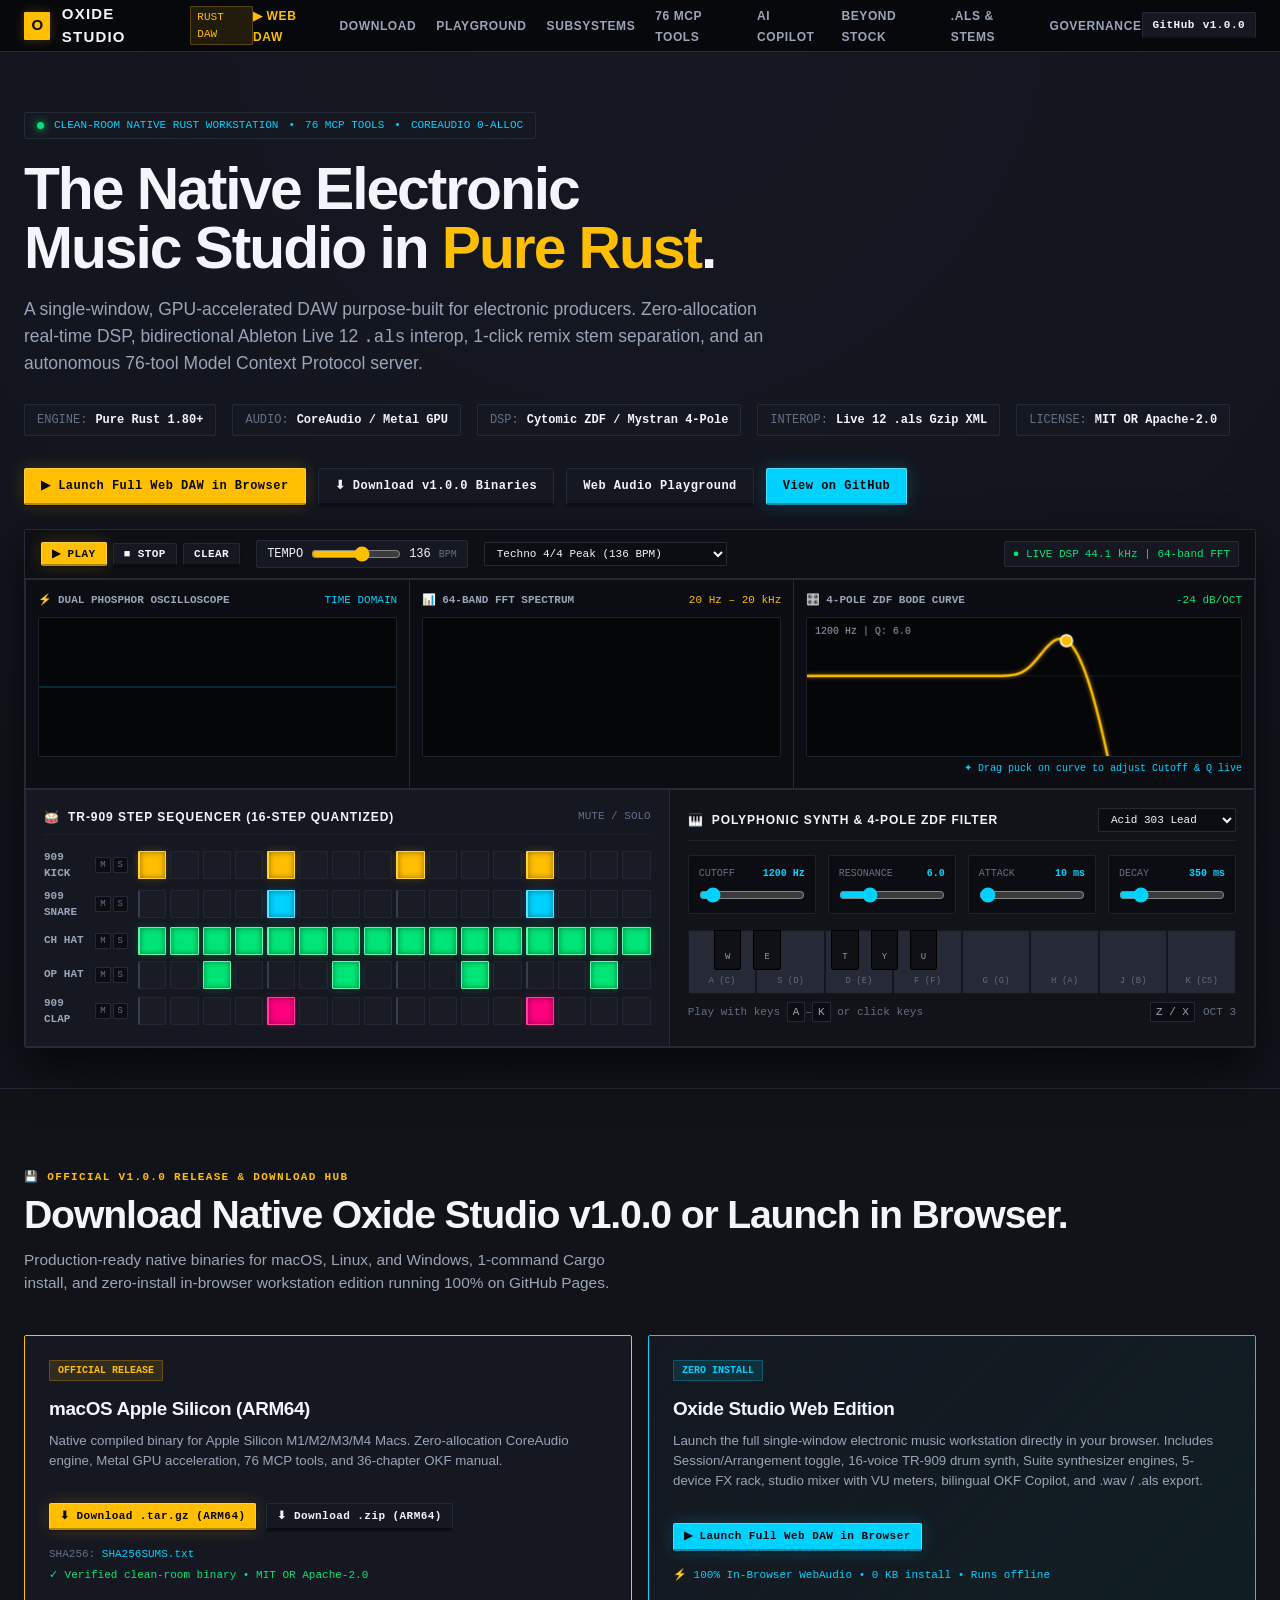
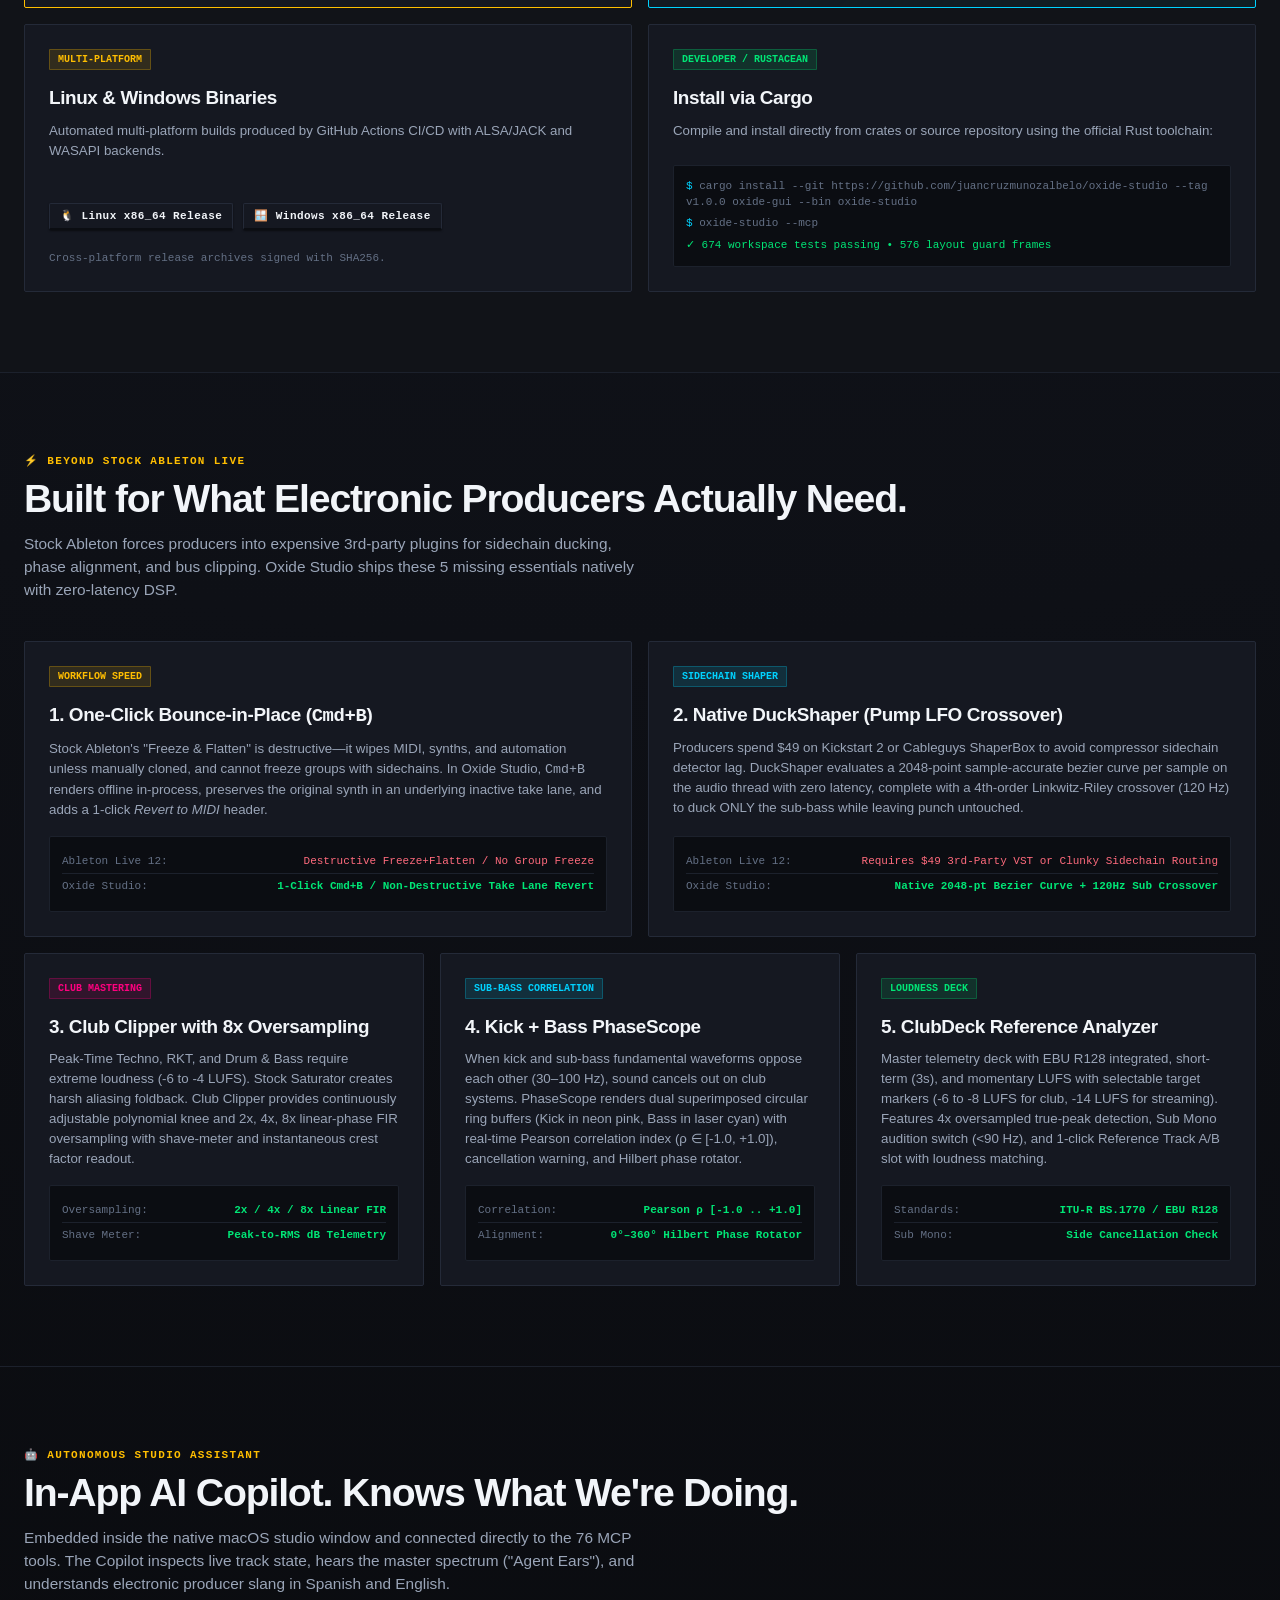
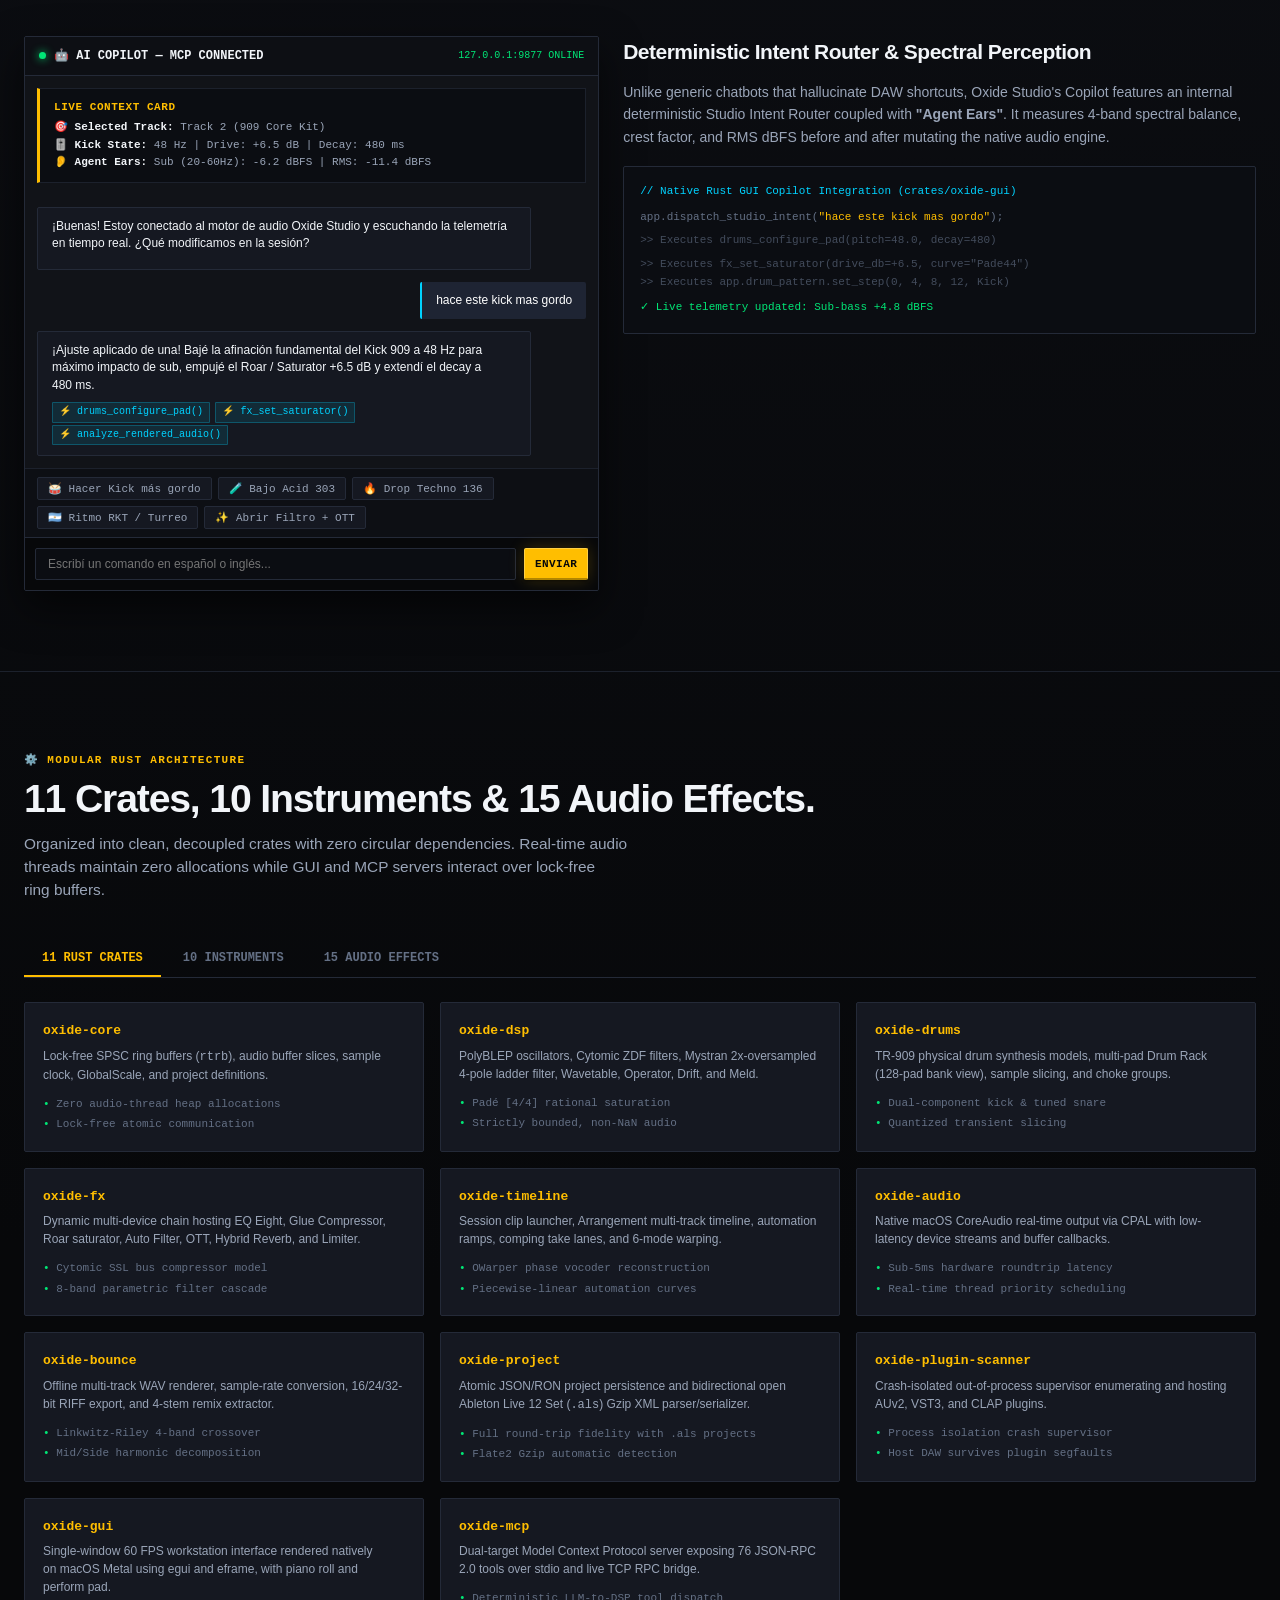
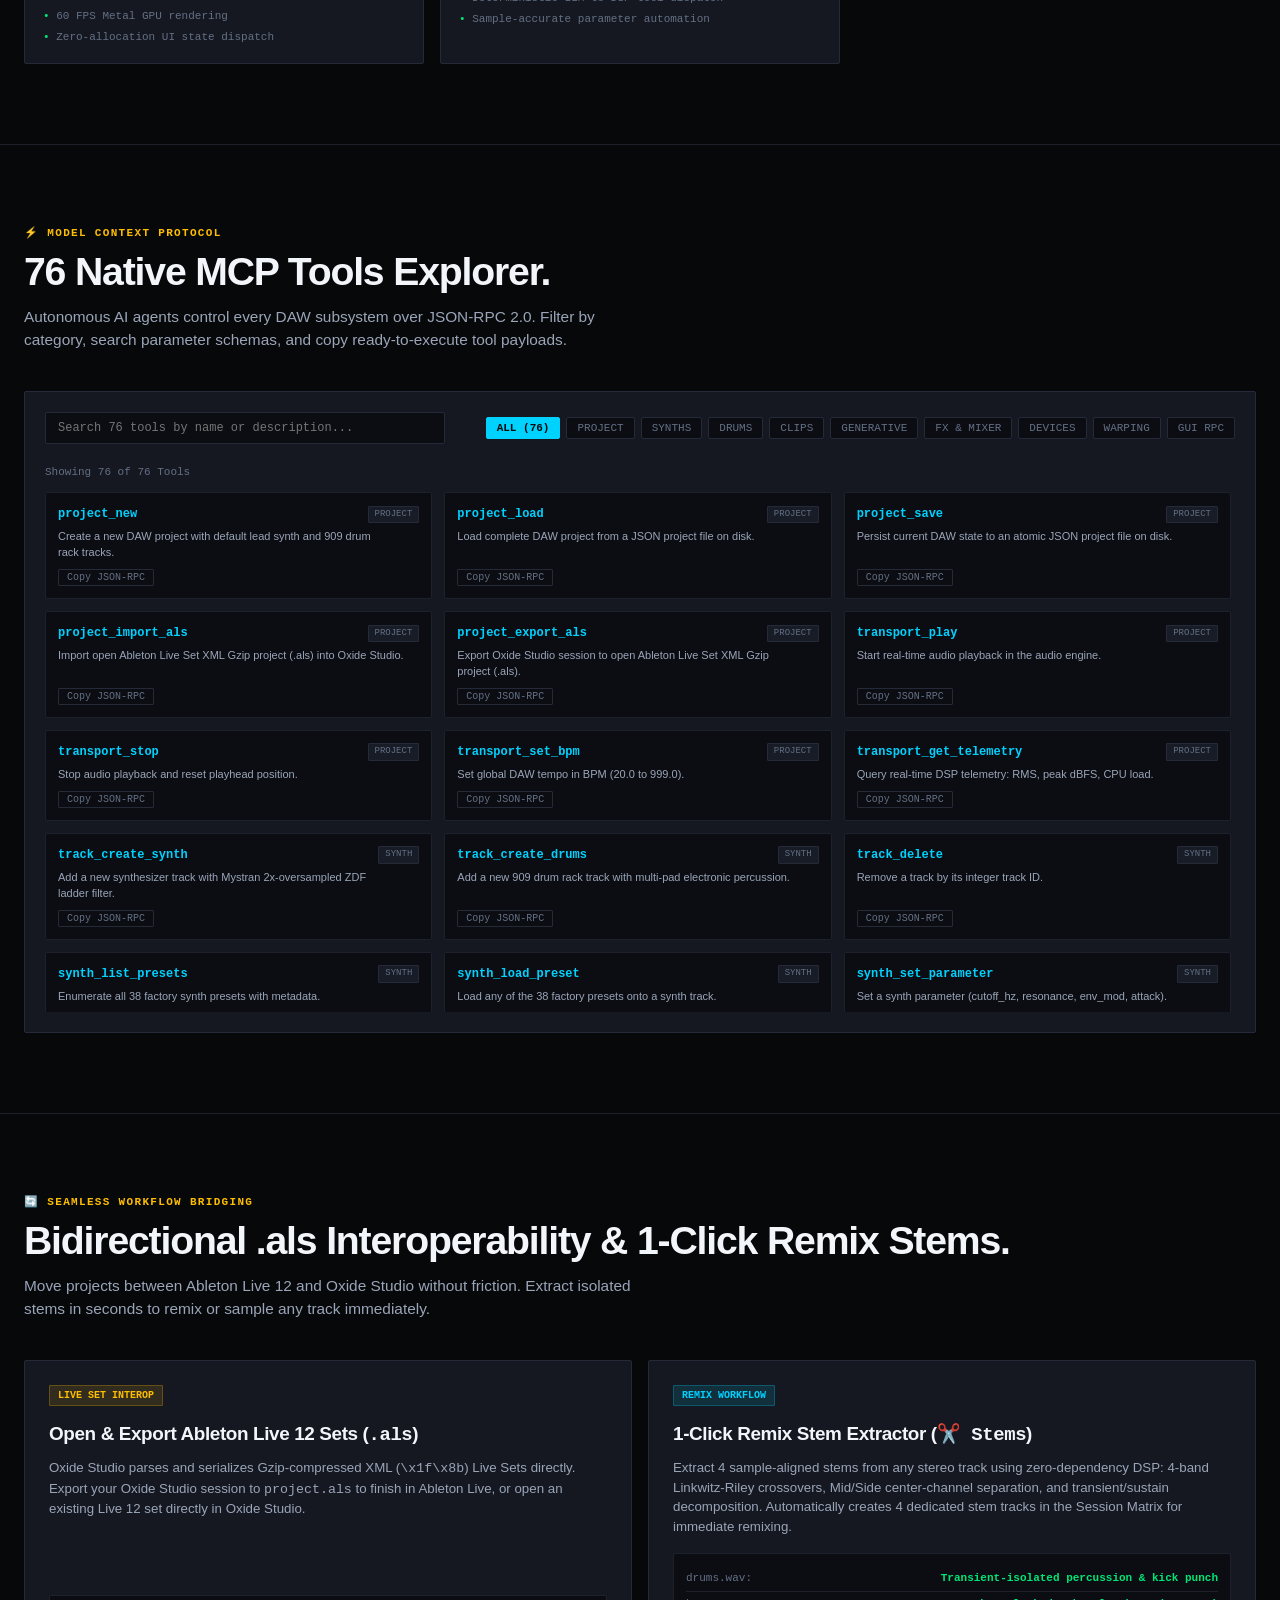
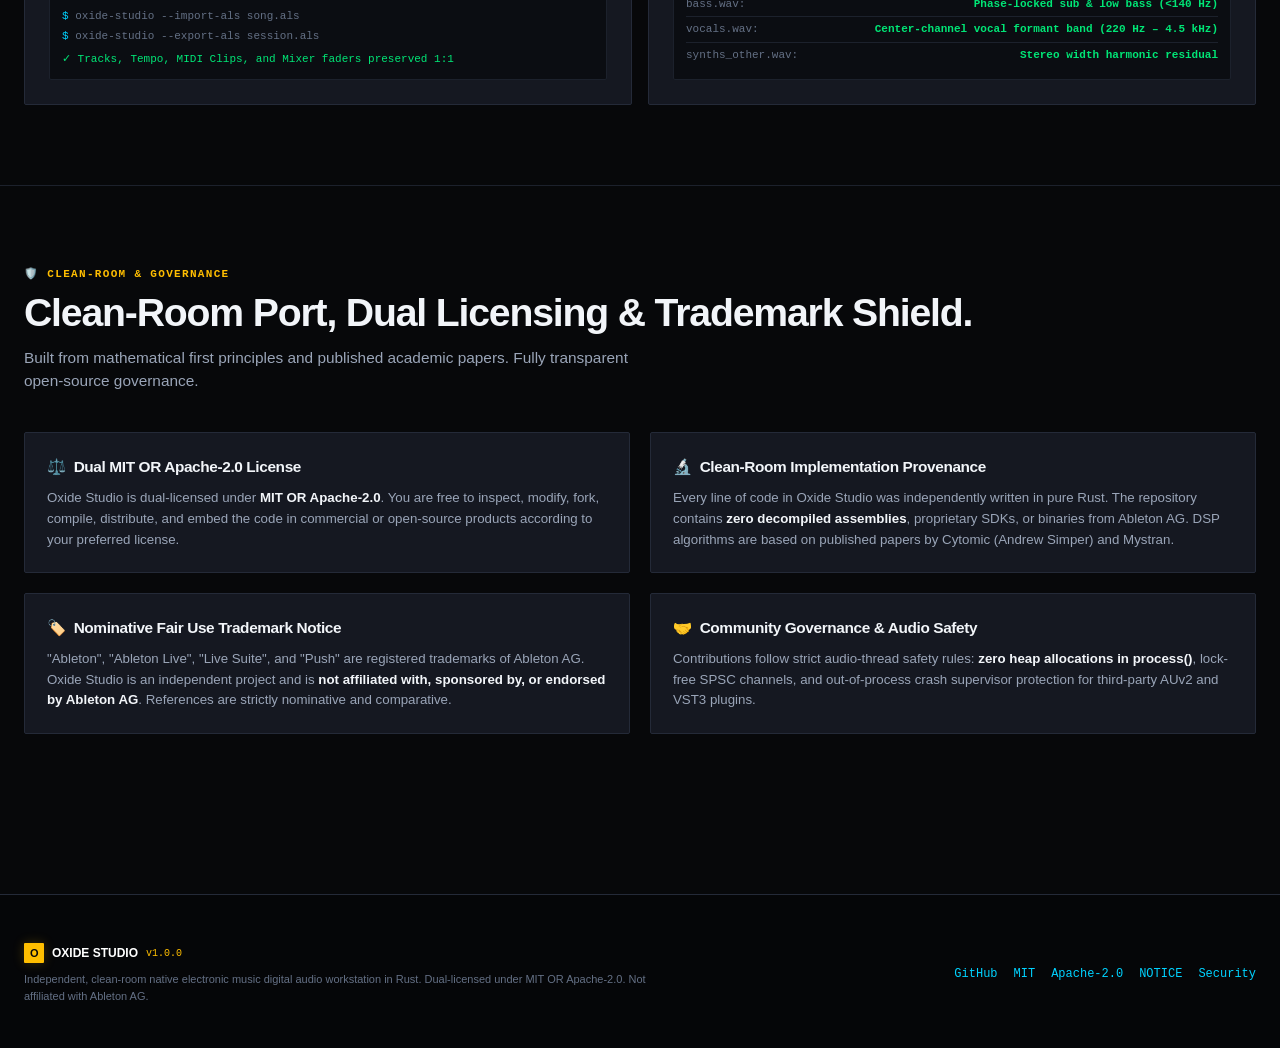
<file: docs/index.html>
<!DOCTYPE html>
<html lang="en">
<head>
  <meta charset="UTF-8">
  <meta name="viewport" content="width=device-width, initial-scale=1.0">
  <title>Oxide Studio — Native Electronic Music Workstation in Rust</title>
  <meta name="description" content="Oxide Studio: High-performance, single-window electronic music DAW in pure Rust. Low-latency CoreAudio engine, in-browser Web Audio playground, 76 MCP tools, bidirectional .als interop, and 1-click remix stems.">
  <link rel="stylesheet" href="style.css">
  <link rel="icon" href="data:image/svg+xml,<svg xmlns='http://www.w3.org/2000/svg' viewBox='0 0 100 100'><rect width='100' height='100' rx='8' fill='%23ffbe00'/><text x='50' y='68' font-family='monospace' font-weight='900' font-size='60' text-anchor='middle' fill='%2307080a'>O</text></svg>">
</head>
<body>

  <!-- =========================================================================
       Studio Navigation Bar
       ========================================================================= -->
  <header class="studio-nav">
    <div class="container studio-nav-inner">
      <a href="#" class="brand-anchor">
        <span class="brand-badge">O</span>
        <span class="brand-title">OXIDE STUDIO</span>
        <span class="brand-sub">RUST DAW</span>
      </a>

      <nav>
        <ul class="nav-links">
          <li><a href="web/index.html" class="nav-link" style="color: var(--signal-amber); font-weight: 700;">▶ Web DAW</a></li>
          <li><a href="#download" class="nav-link">Download</a></li>
          <li><a href="#playground" class="nav-link">Playground</a></li>
          <li><a href="#subsystems" class="nav-link">Subsystems</a></li>
          <li><a href="#mcp-tools" class="nav-link">76 MCP Tools</a></li>
          <li><a href="#copilot" class="nav-link">AI Copilot</a></li>
          <li><a href="#beyond-stock" class="nav-link">Beyond Stock</a></li>
          <li><a href="#interop" class="nav-link">.als & Stems</a></li>
          <li><a href="#clean-room" class="nav-link">Governance</a></li>
        </ul>
      </nav>

      <div class="nav-actions">
        <a href="https://github.com/juancruzmunozalbelo/oxide-studio" target="_blank" rel="noopener noreferrer" class="btn btn-tactile btn-sm">
          <span>GitHub</span>
          <span class="tabular">v1.0.0</span>
        </a>
      </div>
    </div>
  </header>

  <main>

    <!-- =========================================================================
         Hero Section
         ========================================================================= -->
    <section class="hero-section">
      <div class="container">
        <div class="hero-grid">
          <div>
            <div class="hero-meta">
              <span class="pulse-dot"></span>
              <span>CLEAN-ROOM NATIVE RUST WORKSTATION</span>
              <span>•</span>
              <span class="tabular">76 MCP TOOLS</span>
              <span>•</span>
              <span class="tabular">COREAUDIO 0-ALLOC</span>
            </div>

            <h1 class="hero-title">
              The Native Electronic Music Studio in <span class="highlight-amber">Pure Rust</span>.
            </h1>

            <p class="hero-lead">
              A single-window, GPU-accelerated DAW purpose-built for electronic producers. Zero-allocation real-time DSP, 
              bidirectional Ableton Live 12 <span class="mono">.als</span> interop, 1-click remix stem separation, 
              and an autonomous 76-tool Model Context Protocol server.
            </p>

            <div class="hero-specs-row">
              <div class="spec-pill"><span class="k">ENGINE:</span> <span class="v">Pure Rust 1.80+</span></div>
              <div class="spec-pill"><span class="k">AUDIO:</span> <span class="v">CoreAudio / Metal GPU</span></div>
              <div class="spec-pill"><span class="k">DSP:</span> <span class="v">Cytomic ZDF / Mystran 4-Pole</span></div>
              <div class="spec-pill"><span class="k">INTEROP:</span> <span class="v">Live 12 .als Gzip XML</span></div>
              <div class="spec-pill"><span class="k">LICENSE:</span> <span class="v">MIT OR Apache-2.0</span></div>
            </div>

            <div style="display: flex; gap: 12px; flex-wrap: wrap;">
              <a href="web/index.html" class="btn btn-primary" style="font-weight: 700;">▶ Launch Full Web DAW in Browser</a>
              <a href="#download" class="btn btn-tactile">⬇ Download v1.0.0 Binaries</a>
              <a href="#playground" class="btn btn-tactile">Web Audio Playground</a>
              <a href="https://github.com/juancruzmunozalbelo/oxide-studio" target="_blank" rel="noopener noreferrer" class="btn btn-cyan">View on GitHub</a>
            </div>
          </div>
        </div>

        <!-- =========================================================================
             In-Browser Oxide Web Playground
             ========================================================================= -->
        <div class="playground-shell" id="playground">
          <div class="playground-header">
            <div class="transport-bar">
              <div class="transport-controls">
                <button class="btn btn-primary btn-sm" id="btn-play">▶ PLAY</button>
                <button class="btn btn-tactile btn-sm" id="btn-stop">■ STOP</button>
                <button class="btn btn-tactile btn-sm" id="btn-clear">CLEAR</button>
              </div>

              <div class="bpm-control">
                <span class="k">TEMPO</span>
                <input type="range" id="slider-bpm" min="60" max="190" value="136">
                <span class="v tabular" id="val-bpm">136</span> <span class="mono" style="font-size: 10px; color: var(--text-muted);">BPM</span>
              </div>

              <select class="preset-select" id="select-groove">
                <option value="techno-136">Techno 4/4 Peak (136 BPM)</option>
                <option value="house-128">House 909 Groove (128 BPM)</option>
                <option value="rkt-105">RKT / Turreo Tresillo (105 BPM)</option>
                <option value="dnb-174">Drum & Bass Break (174 BPM)</option>
              </select>
            </div>

            <div class="telemetry-badge" id="telemetry-stats">
              <span>● LIVE DSP</span>
              <span class="tabular">44.1 kHz | 64-band FFT</span>
            </div>
          </div>

          <!-- 60 FPS HTML5 Canvas DSP Visualizers Deck -->
          <div class="visualizer-deck">
            <!-- 1. Dual Phosphor Oscilloscope -->
            <div class="vis-card">
              <div class="vis-header">
                <span class="title"><span>⚡</span> DUAL PHOSPHOR OSCILLOSCOPE</span>
                <span class="mono" style="color: var(--laser-cyan);">TIME DOMAIN</span>
              </div>
              <canvas id="canvas-oscilloscope" class="vis-canvas"></canvas>
            </div>

            <!-- 2. 64-Band FFT Spectrum Analyzer -->
            <div class="vis-card">
              <div class="vis-header">
                <span class="title"><span>📊</span> 64-BAND FFT SPECTRUM</span>
                <span class="mono" style="color: var(--signal-amber);">20 Hz – 20 kHz</span>
              </div>
              <canvas id="canvas-spectrum" class="vis-canvas"></canvas>
            </div>

            <!-- 3. Interactive 4-Pole ZDF Filter Bode Curve -->
            <div class="vis-card">
              <div class="vis-header">
                <span class="title"><span>🎛️</span> 4-POLE ZDF BODE CURVE</span>
                <span class="mono" style="color: var(--meter-green);">-24 dB/OCT</span>
              </div>
              <canvas id="canvas-filter" class="vis-canvas" style="cursor: crosshair;"></canvas>
              <div class="interactive-hint">✦ Drag puck on curve to adjust Cutoff & Q live</div>
            </div>
          </div>

          <!-- Playground Workstation Body -->
          <div class="playground-body">
            <!-- Left: 16-Step TR-909 Drum Sequencer -->
            <div class="rack-panel">
              <div class="panel-title-bar">
                <div class="panel-title">
                  <span>🥁</span>
                  <span>TR-909 STEP SEQUENCER (16-STEP QUANTIZED)</span>
                </div>
                <span class="mono" style="font-size: 11px; color: var(--text-muted);">MUTE / SOLO</span>
              </div>

              <div class="sequencer-grid" id="sequencer-grid">
                <!-- Dynamically populated by app.js -->
              </div>
            </div>

            <!-- Right: Polyphonic Synthesizer Controls & Piano Keys -->
            <div class="rack-panel" style="background: var(--surface-base);">
              <div class="panel-title-bar">
                <div class="panel-title">
                  <span>🎹</span>
                  <span>POLYPHONIC SYNTH & 4-POLE ZDF FILTER</span>
                </div>

                <select class="preset-select" id="select-synth-preset">
                  <option value="acid-lead">Acid 303 Lead</option>
                  <option value="deep-sub">Deep Tech Sub</option>
                  <option value="dorian-pad">Dorian Poly Pad</option>
                  <option value="punchy-pluck">Punchy Pluck</option>
                </select>
              </div>

              <!-- Parameter Sliders -->
              <div class="synth-controls-grid">
                <div class="control-block">
                  <label>CUTOFF <span class="control-val tabular" id="val-cutoff">1200 Hz</span></label>
                  <input type="range" id="slider-cutoff" min="20" max="18000" value="1200">
                </div>

                <div class="control-block">
                  <label>RESONANCE <span class="control-val tabular" id="val-resonance">6.0</span></label>
                  <input type="range" id="slider-resonance" min="0.5" max="22" step="0.1" value="6.0">
                </div>

                <div class="control-block">
                  <label>ATTACK <span class="control-val tabular" id="val-attack">10 ms</span></label>
                  <input type="range" id="slider-attack" min="0.005" max="0.5" step="0.005" value="0.01">
                </div>

                <div class="control-block">
                  <label>DECAY <span class="control-val tabular" id="val-decay">350 ms</span></label>
                  <input type="range" id="slider-decay" min="0.05" max="2.0" step="0.01" value="0.35">
                </div>
              </div>

              <!-- Playable Piano Keyboard -->
              <div class="piano-keyboard-wrap">
                <div class="piano-keys">
                  <!-- White keys with black keys positioned absolutely -->
                  <div class="piano-key" data-pitch-offset="0"><span>A (C)</span></div>
                  <div class="piano-key black key-cs" data-pitch-offset="1"><span>W</span></div>
                  <div class="piano-key" data-pitch-offset="2"><span>S (D)</span></div>
                  <div class="piano-key black key-ds" data-pitch-offset="3"><span>E</span></div>
                  <div class="piano-key" data-pitch-offset="4"><span>D (E)</span></div>
                  <div class="piano-key" data-pitch-offset="5"><span>F (F)</span></div>
                  <div class="piano-key black key-fs" data-pitch-offset="6"><span>T</span></div>
                  <div class="piano-key" data-pitch-offset="7"><span>G (G)</span></div>
                  <div class="piano-key black key-gs" data-pitch-offset="8"><span>Y</span></div>
                  <div class="piano-key" data-pitch-offset="9"><span>H (A)</span></div>
                  <div class="piano-key black key-as" data-pitch-offset="10"><span>U</span></div>
                  <div class="piano-key" data-pitch-offset="11"><span>J (B)</span></div>
                  <div class="piano-key" data-pitch-offset="12"><span>K (C5)</span></div>
                </div>

                <div class="keyboard-help-bar">
                  <span>Play with keys <span class="kbd">A</span>–<span class="kbd">K</span> or click keys</span>
                  <div style="display: flex; gap: 8px; align-items: center;">
                    <span class="kbd">Z / X</span> <span id="octave-display" class="tabular">OCT 3</span>
                  </div>
                </div>
              </div>
            </div>
          </div>
        </div>
      </div>
    </section>

    <!-- =========================================================================
         Download & Release Hub (v1.0.0 Official Release)
         ========================================================================= -->
    <section class="section" id="download" style="border-top: 1px solid var(--surface-border); background: var(--surface-base);">
      <div class="container">
        <div class="section-header">
          <div class="section-eyebrow"><span>💾</span> Official v1.0.0 Release &amp; Download Hub</div>
          <h2 class="section-title">Download Native Oxide Studio v1.0.0 or Launch in Browser.</h2>
          <p class="section-desc">
            Production-ready native binaries for macOS, Linux, and Windows, 1-command Cargo install, 
            and zero-install in-browser workstation edition running 100% on GitHub Pages.
          </p>
        </div>

        <div class="bento-grid">
          <!-- Card 1: macOS Apple Silicon (Primary Hero Download) -->
          <div class="bento-card col-6" style="border-color: var(--signal-amber);">
            <span class="bento-tag">OFFICIAL RELEASE</span>
            <h3 class="bento-title">macOS Apple Silicon (ARM64)</h3>
            <p class="bento-desc">
              Native compiled binary for Apple Silicon M1/M2/M3/M4 Macs. Zero-allocation CoreAudio engine, 
              Metal GPU acceleration, 76 MCP tools, and 36-chapter OKF manual.
            </p>
            <div style="display: flex; gap: 10px; margin: 16px 0; flex-wrap: wrap;">
              <a href="https://github.com/juancruzmunozalbelo/oxide-studio/releases/download/v1.0.0/oxide-studio-v1.0.0-macos-arm64.tar.gz" class="btn btn-primary btn-sm">
                ⬇ Download .tar.gz (ARM64)
              </a>
              <a href="https://github.com/juancruzmunozalbelo/oxide-studio/releases/download/v1.0.0/oxide-studio-v1.0.0-macos-arm64.zip" class="btn btn-tactile btn-sm">
                ⬇ Download .zip (ARM64)
              </a>
            </div>
            <div style="font-family: var(--font-mono); font-size: 11px; color: var(--text-muted);">
              <div>SHA256: <a href="https://github.com/juancruzmunozalbelo/oxide-studio/releases/download/v1.0.0/SHA256SUMS.txt" target="_blank" rel="noopener noreferrer" style="color: var(--laser-cyan);">SHA256SUMS.txt</a></div>
              <div style="margin-top: 4px; color: var(--meter-green);">✓ Verified clean-room binary • MIT OR Apache-2.0</div>
            </div>
          </div>

          <!-- Card 2: In-Browser Web Workstation CTA -->
          <div class="bento-card col-6" style="border-color: var(--laser-cyan); background: linear-gradient(135deg, var(--surface-card) 0%, rgba(0, 240, 255, 0.05) 100%);">
            <span class="bento-tag cyan">ZERO INSTALL</span>
            <h3 class="bento-title">Oxide Studio Web Edition</h3>
            <p class="bento-desc">
              Launch the full single-window electronic music workstation directly in your browser. 
              Includes Session/Arrangement toggle, 16-voice TR-909 drum synth, Suite synthesizer engines, 
              5-device FX rack, studio mixer with VU meters, bilingual OKF Copilot, and .wav / .als export.
            </p>
            <div style="margin: 16px 0;">
              <a href="web/index.html" class="btn btn-cyan btn-sm" style="font-weight: 700;">
                ▶ Launch Full Web DAW in Browser
              </a>
            </div>
            <div style="font-family: var(--font-mono); font-size: 11px; color: var(--laser-cyan);">
              ⚡ 100% In-Browser WebAudio • 0 KB install • Runs offline
            </div>
          </div>

          <!-- Card 3: Linux & Windows Releases -->
          <div class="bento-card col-6">
            <span class="bento-tag">MULTI-PLATFORM</span>
            <h3 class="bento-title">Linux &amp; Windows Binaries</h3>
            <p class="bento-desc">
              Automated multi-platform builds produced by GitHub Actions CI/CD with ALSA/JACK and WASAPI backends.
            </p>
            <div style="display: flex; gap: 10px; margin: 12px 0; flex-wrap: wrap;">
              <a href="https://github.com/juancruzmunozalbelo/oxide-studio/releases/tag/v1.0.0" target="_blank" rel="noopener noreferrer" class="btn btn-tactile btn-sm">
                🐧 Linux x86_64 Release
              </a>
              <a href="https://github.com/juancruzmunozalbelo/oxide-studio/releases/tag/v1.0.0" target="_blank" rel="noopener noreferrer" class="btn btn-tactile btn-sm">
                🪟 Windows x86_64 Release
              </a>
            </div>
            <div style="font-family: var(--font-mono); font-size: 11px; color: var(--text-muted); margin-top: 8px;">
              Cross-platform release archives signed with SHA256.
            </div>
          </div>

          <!-- Card 4: Cargo One-Liner Install -->
          <div class="bento-card col-6">
            <span class="bento-tag green">DEVELOPER / RUSTACEAN</span>
            <h3 class="bento-title">Install via Cargo</h3>
            <p class="bento-desc">
              Compile and install directly from crates or source repository using the official Rust toolchain:
            </p>
            <div style="background: var(--surface-sunken); border: 1px solid var(--surface-border-subtle); padding: 12px; border-radius: var(--radius-sm); font-family: var(--font-mono); font-size: 11px; color: var(--text-muted); margin-top: 8px;">
              <div><span style="color: var(--laser-cyan);">$</span> cargo install --git https://github.com/juancruzmunozalbelo/oxide-studio --tag v1.0.0 oxide-gui --bin oxide-studio</div>
              <div style="margin-top: 4px;"><span style="color: var(--laser-cyan);">$</span> oxide-studio --mcp</div>
              <div style="color: var(--meter-green); margin-top: 6px;">✓ 674 workspace tests passing • 576 layout guard frames</div>
            </div>
          </div>
        </div>
      </div>
    </section>

    <!-- =========================================================================
         Beyond Stock Ableton: Purpose-Built for Electronic Producers
         ========================================================================= -->
    <section class="section" id="beyond-stock">
      <div class="container">
        <div class="section-header">
          <div class="section-eyebrow"><span>⚡</span> Beyond Stock Ableton Live</div>
          <h2 class="section-title">Built for What Electronic Producers Actually Need.</h2>
          <p class="section-desc">
            Stock Ableton forces producers into expensive 3rd-party plugins for sidechain ducking, phase alignment, 
            and bus clipping. Oxide Studio ships these 5 missing essentials natively with zero-latency DSP.
          </p>
        </div>

        <div class="bento-grid">
          <!-- Card 1: Bounce-in-Place (Cmd+B) -->
          <div class="bento-card col-6">
            <span class="bento-tag">WORKFLOW SPEED</span>
            <h3 class="bento-title">1. One-Click Bounce-in-Place (<span class="mono">Cmd+B</span>)</h3>
            <p class="bento-desc">
              Stock Ableton's "Freeze & Flatten" is destructive—it wipes MIDI, synths, and automation unless manually cloned, 
              and cannot freeze groups with sidechains. In Oxide Studio, <span class="mono">Cmd+B</span> renders offline in-process, 
              preserves the original synth in an underlying inactive take lane, and adds a 1-click <em>Revert to MIDI</em> header.
            </p>
            <div class="bento-comparison">
              <div class="comp-row"><span class="comp-label">Ableton Live 12:</span> <span class="comp-ableton">Destructive Freeze+Flatten / No Group Freeze</span></div>
              <div class="comp-row"><span class="comp-label">Oxide Studio:</span> <span class="comp-oxide">1-Click Cmd+B / Non-Destructive Take Lane Revert</span></div>
            </div>
          </div>

          <!-- Card 2: DuckShaper -->
          <div class="bento-card col-6">
            <span class="bento-tag cyan">SIDECHAIN SHAPER</span>
            <h3 class="bento-title">2. Native DuckShaper (Pump LFO Crossover)</h3>
            <p class="bento-desc">
              Producers spend $49 on Kickstart 2 or Cableguys ShaperBox to avoid compressor sidechain detector lag. 
              DuckShaper evaluates a 2048-point sample-accurate bezier curve per sample on the audio thread with zero latency, 
              complete with a 4th-order Linkwitz-Riley crossover (120 Hz) to duck ONLY the sub-bass while leaving punch untouched.
            </p>
            <div class="bento-comparison">
              <div class="comp-row"><span class="comp-label">Ableton Live 12:</span> <span class="comp-ableton">Requires $49 3rd-Party VST or Clunky Sidechain Routing</span></div>
              <div class="comp-row"><span class="comp-label">Oxide Studio:</span> <span class="comp-oxide">Native 2048-pt Bezier Curve + 120Hz Sub Crossover</span></div>
            </div>
          </div>

          <!-- Card 3: Club Clipper -->
          <div class="bento-card col-4">
            <span class="bento-tag pink">CLUB MASTERING</span>
            <h3 class="bento-title">3. Club Clipper with 8x Oversampling</h3>
            <p class="bento-desc">
              Peak-Time Techno, RKT, and Drum & Bass require extreme loudness (-6 to -4 LUFS). 
              Stock Saturator creates harsh aliasing foldback. Club Clipper provides continuously adjustable polynomial knee 
              and 2x, 4x, 8x linear-phase FIR oversampling with shave-meter and instantaneous crest factor readout.
            </p>
            <div class="bento-comparison">
              <div class="comp-row"><span class="comp-label">Oversampling:</span> <span class="comp-oxide">2x / 4x / 8x Linear FIR</span></div>
              <div class="comp-row"><span class="comp-label">Shave Meter:</span> <span class="comp-oxide">Peak-to-RMS dB Telemetry</span></div>
            </div>
          </div>

          <!-- Card 4: PhaseScope -->
          <div class="bento-card col-4">
            <span class="bento-tag cyan">SUB-BASS CORRELATION</span>
            <h3 class="bento-title">4. Kick + Bass PhaseScope</h3>
            <p class="bento-desc">
              When kick and sub-bass fundamental waveforms oppose each other (30–100 Hz), sound cancels out on club systems. 
              PhaseScope renders dual superimposed circular ring buffers (Kick in neon pink, Bass in laser cyan) with real-time 
              Pearson correlation index (&rho; &isin; [-1.0, +1.0]), cancellation warning, and Hilbert phase rotator.
            </p>
            <div class="bento-comparison">
              <div class="comp-row"><span class="comp-label">Correlation:</span> <span class="comp-oxide">Pearson &rho; [-1.0 .. +1.0]</span></div>
              <div class="comp-row"><span class="comp-label">Alignment:</span> <span class="comp-oxide">0°–360° Hilbert Phase Rotator</span></div>
            </div>
          </div>

          <!-- Card 5: ClubDeck -->
          <div class="bento-card col-4">
            <span class="bento-tag green">LOUDNESS DECK</span>
            <h3 class="bento-title">5. ClubDeck Reference Analyzer</h3>
            <p class="bento-desc">
              Master telemetry deck with EBU R128 integrated, short-term (3s), and momentary LUFS with selectable target markers 
              (-6 to -8 LUFS for club, -14 LUFS for streaming). Features 4x oversampled true-peak detection, Sub Mono audition switch (&lt;90 Hz), 
              and 1-click Reference Track A/B slot with loudness matching.
            </p>
            <div class="bento-comparison">
              <div class="comp-row"><span class="comp-label">Standards:</span> <span class="comp-oxide">ITU-R BS.1770 / EBU R128</span></div>
              <div class="comp-row"><span class="comp-label">Sub Mono:</span> <span class="comp-oxide">Side Cancellation Check</span></div>
            </div>
          </div>
        </div>
      </div>
    </section>

    <!-- =========================================================================
         In-App AI Copilot Showcase ("Knows What We're Doing")
         ========================================================================= -->
    <section class="section" id="copilot">
      <div class="container">
        <div class="section-header">
          <div class="section-eyebrow"><span>🤖</span> Autonomous Studio Assistant</div>
          <h2 class="section-title">In-App AI Copilot. Knows What We're Doing.</h2>
          <p class="section-desc">
            Embedded inside the native macOS studio window and connected directly to the 76 MCP tools. 
            The Copilot inspects live track state, hears the master spectrum ("Agent Ears"), and understands electronic producer slang in Spanish and English.
          </p>
        </div>

        <div class="copilot-showcase-grid">
          <!-- Interactive Mock Copilot Window -->
          <div class="copilot-mock-window">
            <div class="copilot-window-header">
              <div style="display: flex; align-items: center; gap: 8px;">
                <span class="pulse-dot"></span>
                <span class="mono" style="font-size: 12px; font-weight: 700;">🤖 AI COPILOT — MCP CONNECTED</span>
              </div>
              <span class="mono" style="font-size: 10px; color: var(--meter-green);">127.0.0.1:9877 ONLINE</span>
            </div>

            <!-- Live Telemetry Card -->
            <div class="copilot-context-card">
              <div class="context-title">Live Context Card</div>
              <div class="context-item">🎯 <span>Selected Track:</span> Track 2 (909 Core Kit)</div>
              <div class="context-item">🎚️ <span>Kick State:</span> 48 Hz | Drive: +6.5 dB | Decay: 480 ms</div>
              <div class="context-item">👂 <span>Agent Ears:</span> Sub (20-60Hz): -6.2 dBFS | RMS: -11.4 dBFS</div>
            </div>

            <!-- Chat History -->
            <div class="copilot-chat-history" id="copilot-chat-history">
              <div class="chat-bubble copilot">
                <p>¡Buenas! Estoy conectado al motor de audio Oxide Studio y escuchando la telemetría en tiempo real. ¿Qué modificamos en la sesión?</p>
              </div>

              <div class="chat-bubble user">
                hace este kick mas gordo
              </div>

              <div class="chat-bubble copilot">
                <p>¡Ajuste aplicado de una! Bajé la afinación fundamental del Kick 909 a 48 Hz para máximo impacto de sub, empujé el Roar / Saturator +6.5 dB y extendí el decay a 480 ms.</p>
                <div>
                  <span class="mcp-executed-badge">⚡ drums_configure_pad()</span>
                  <span class="mcp-executed-badge">⚡ fx_set_saturator()</span>
                  <span class="mcp-executed-badge">⚡ analyze_rendered_audio()</span>
                </div>
              </div>
            </div>

            <!-- Quick Chips Bar -->
            <div class="copilot-chips-bar">
              <button class="copilot-chip" data-prompt="hace este kick mas gordo">🥁 Hacer Kick más gordo</button>
              <button class="copilot-chip" data-prompt="dale mas acido al bajo">🧪 Bajo Acid 303</button>
              <button class="copilot-chip" data-prompt="arma un drop de techno a 136 bpm">🔥 Drop Techno 136</button>
              <button class="copilot-chip" data-prompt="mete un patron de rkt / cachengue">🇦🇷 Ritmo RKT / Turreo</button>
              <button class="copilot-chip" data-prompt="limpia el barro">✨ Abrir Filtro + OTT</button>
            </div>

            <!-- Interactive Input -->
            <div style="display: flex; padding: 10px; background: #07080a; border-top: 1px solid var(--surface-border);">
              <input type="text" id="copilot-chat-input" placeholder="Escribí un comando en español o inglés..." style="flex: 1; background: var(--surface-sunken); border: 1px solid var(--surface-border); padding: 8px 12px; border-radius: var(--radius-sm); font-size: 12px; outline: none;">
              <button id="btn-copilot-send" class="btn btn-primary btn-sm" style="margin-left: 8px;">ENVIAR</button>
            </div>
          </div>

          <!-- Feature Description & Code -->
          <div>
            <h3 style="font-size: 1.5rem; margin-bottom: 14px;">Deterministic Intent Router & Spectral Perception</h3>
            <p style="color: var(--text-secondary); line-height: 1.6; margin-bottom: 18px;">
              Unlike generic chatbots that hallucinate DAW shortcuts, Oxide Studio's Copilot features an internal 
              deterministic Studio Intent Router coupled with <strong>"Agent Ears"</strong>. It measures 4-band spectral balance, 
              crest factor, and RMS dBFS before and after mutating the native audio engine.
            </p>

            <div style="background: var(--surface-sunken); border: 1px solid var(--surface-border); border-radius: var(--radius-sm); padding: 16px; font-family: var(--font-mono); font-size: 11px; color: var(--text-muted); line-height: 1.6;">
              <div style="color: var(--laser-cyan); margin-bottom: 8px;">// Native Rust GUI Copilot Integration (crates/oxide-gui)</div>
              <div>app.dispatch_studio_intent(<span style="color: var(--signal-amber);">"hace este kick mas gordo"</span>);</div>
              <div style="color: var(--text-dim); margin: 6px 0;">&gt;&gt; Executes drums_configure_pad(pitch=48.0, decay=480)</div>
              <div style="color: var(--text-dim);">&gt;&gt; Executes fx_set_saturator(drive_db=+6.5, curve="Pade44")</div>
              <div style="color: var(--text-dim);">&gt;&gt; Executes app.drum_pattern.set_step(0, 4, 8, 12, Kick)</div>
              <div style="color: var(--meter-green); margin-top: 8px;">✓ Live telemetry updated: Sub-bass +4.8 dBFS</div>
            </div>
          </div>
        </div>
      </div>
    </section>

    <!-- =========================================================================
         Subsystems & Architecture Explorer
         ========================================================================= -->
    <section class="section" id="subsystems">
      <div class="container">
        <div class="section-header">
          <div class="section-eyebrow"><span>⚙️</span> Modular Rust Architecture</div>
          <h2 class="section-title">11 Crates, 10 Instruments & 15 Audio Effects.</h2>
          <p class="section-desc">
            Organized into clean, decoupled crates with zero circular dependencies. 
            Real-time audio threads maintain zero allocations while GUI and MCP servers interact over lock-free ring buffers.
          </p>
        </div>

        <!-- Navigation Tabs -->
        <div class="tabs-nav">
          <button class="tab-btn active" data-tab="tab-crates">11 RUST CRATES</button>
          <button class="tab-btn" data-tab="tab-instruments">10 INSTRUMENTS</button>
          <button class="tab-btn" data-tab="tab-effects">15 AUDIO EFFECTS</button>
        </div>

        <!-- Tab 1: 11 Crates -->
        <div class="crates-grid tab-content" id="tab-crates">
          <div class="crate-card">
            <div class="crate-name">oxide-core</div>
            <p class="crate-desc">Lock-free SPSC ring buffers (<span class="mono">rtrb</span>), audio buffer slices, sample clock, GlobalScale, and project definitions.</p>
            <ul class="crate-invariants">
              <li>Zero audio-thread heap allocations</li>
              <li>Lock-free atomic communication</li>
            </ul>
          </div>

          <div class="crate-card">
            <div class="crate-name">oxide-dsp</div>
            <p class="crate-desc">PolyBLEP oscillators, Cytomic ZDF filters, Mystran 2x-oversampled 4-pole ladder filter, Wavetable, Operator, Drift, and Meld.</p>
            <ul class="crate-invariants">
              <li>Padé [4/4] rational saturation</li>
              <li>Strictly bounded, non-NaN audio</li>
            </ul>
          </div>

          <div class="crate-card">
            <div class="crate-name">oxide-drums</div>
            <p class="crate-desc">TR-909 physical drum synthesis models, multi-pad Drum Rack (128-pad bank view), sample slicing, and choke groups.</p>
            <ul class="crate-invariants">
              <li>Dual-component kick & tuned snare</li>
              <li>Quantized transient slicing</li>
            </ul>
          </div>

          <div class="crate-card">
            <div class="crate-name">oxide-fx</div>
            <p class="crate-desc">Dynamic multi-device chain hosting EQ Eight, Glue Compressor, Roar saturator, Auto Filter, OTT, Hybrid Reverb, and Limiter.</p>
            <ul class="crate-invariants">
              <li>Cytomic SSL bus compressor model</li>
              <li>8-band parametric filter cascade</li>
            </ul>
          </div>

          <div class="crate-card">
            <div class="crate-name">oxide-timeline</div>
            <p class="crate-desc">Session clip launcher, Arrangement multi-track timeline, automation ramps, comping take lanes, and 6-mode warping.</p>
            <ul class="crate-invariants">
              <li>OWarper phase vocoder reconstruction</li>
              <li>Piecewise-linear automation curves</li>
            </ul>
          </div>

          <div class="crate-card">
            <div class="crate-name">oxide-audio</div>
            <p class="crate-desc">Native macOS CoreAudio real-time output via CPAL with low-latency device streams and buffer callbacks.</p>
            <ul class="crate-invariants">
              <li>Sub-5ms hardware roundtrip latency</li>
              <li>Real-time thread priority scheduling</li>
            </ul>
          </div>

          <div class="crate-card">
            <div class="crate-name">oxide-bounce</div>
            <p class="crate-desc">Offline multi-track WAV renderer, sample-rate conversion, 16/24/32-bit RIFF export, and 4-stem remix extractor.</p>
            <ul class="crate-invariants">
              <li>Linkwitz-Riley 4-band crossover</li>
              <li>Mid/Side harmonic decomposition</li>
            </ul>
          </div>

          <div class="crate-card">
            <div class="crate-name">oxide-project</div>
            <p class="crate-desc">Atomic JSON/RON project persistence and bidirectional open Ableton Live 12 Set (<span class="mono">.als</span>) Gzip XML parser/serializer.</p>
            <ul class="crate-invariants">
              <li>Full round-trip fidelity with .als projects</li>
              <li>Flate2 Gzip automatic detection</li>
            </ul>
          </div>

          <div class="crate-card">
            <div class="crate-name">oxide-plugin-scanner</div>
            <p class="crate-desc">Crash-isolated out-of-process supervisor enumerating and hosting AUv2, VST3, and CLAP plugins.</p>
            <ul class="crate-invariants">
              <li>Process isolation crash supervisor</li>
              <li>Host DAW survives plugin segfaults</li>
            </ul>
          </div>

          <div class="crate-card">
            <div class="crate-name">oxide-gui</div>
            <p class="crate-desc">Single-window 60 FPS workstation interface rendered natively on macOS Metal using egui and eframe, with piano roll and perform pad.</p>
            <ul class="crate-invariants">
              <li>60 FPS Metal GPU rendering</li>
              <li>Zero-allocation UI state dispatch</li>
            </ul>
          </div>

          <div class="crate-card">
            <div class="crate-name">oxide-mcp</div>
            <p class="crate-desc">Dual-target Model Context Protocol server exposing 76 JSON-RPC 2.0 tools over stdio and live TCP RPC bridge.</p>
            <ul class="crate-invariants">
              <li>Deterministic LLM-to-DSP tool dispatch</li>
              <li>Sample-accurate parameter automation</li>
            </ul>
          </div>
        </div>

        <!-- Tab 2: 10 Instruments -->
        <div class="crates-grid tab-content" id="tab-instruments" style="display: none;">
          <div class="crate-card"><div class="crate-name">1. Wavetable</div><p class="crate-desc">Dual wavetables with continuous morphing, sub oscillator, dual Cytomic ZDF filters, and 8-target modulation matrix.</p></div>
          <div class="crate-card"><div class="crate-name">2. Operator</div><p class="crate-desc">4-Operator FM / additive synthesizer with 11 classic routing algorithms, feedback, and per-operator envelopes.</p></div>
          <div class="crate-card"><div class="crate-name">3. Drift</div><p class="crate-desc">Analog drift instability, shape modulation, cycling envelope, and MPE per-voice expressive articulation.</p></div>
          <div class="crate-card"><div class="crate-name">4. Meld</div><p class="crate-desc">Bi-timbral dual macro engines with scale-aware harmonic quantizer and cross-modulated plate resonators.</p></div>
          <div class="crate-card"><div class="crate-name">5. Analog</div><p class="crate-desc">Virtual analog dual-oscillator / dual-filter architecture with noise generator and amplifier envelope.</p></div>
          <div class="crate-card"><div class="crate-name">6. Collision</div><p class="crate-desc">Physical modeling mallet and membrane resonator simulating marimbas, vibraphones, and acoustic bodies.</p></div>
          <div class="crate-card"><div class="crate-name">7. Tension</div><p class="crate-desc">String physical modeling synthesizing plucked, bowed, and hammered string instruments.</p></div>
          <div class="crate-card"><div class="crate-name">8. Electric</div><p class="crate-desc">Electromechanical piano model synthesizing classic Rhodes and Wurlitzer tine/reed pianos.</p></div>
          <div class="crate-card"><div class="crate-name">9. Simpler</div><p class="crate-desc">Polyphonic sample playback instrument with Classic, 1-Shot, and Transient Slicing modes.</p></div>
          <div class="crate-card"><div class="crate-name">10. Drum Rack</div><p class="crate-desc">128-pad bank view (16 visible pads) with per-pad device chains, choke groups, and return buses.</p></div>
        </div>

        <!-- Tab 3: 15 Audio Effects -->
        <div class="crates-grid tab-content" id="tab-effects" style="display: none;">
          <div class="crate-card"><div class="crate-name">1. EQ Eight</div><p class="crate-desc">8-band parametric EQ (Stereo, L/R, M/S) with real-time FFT spectrum behind the filter curve.</p></div>
          <div class="crate-card"><div class="crate-name">2. Glue Compressor</div><p class="crate-desc">Cytomic SSL bus compressor model with soft clip, range limiter, and dry/wet blend.</p></div>
          <div class="crate-card"><div class="crate-name">3. Roar</div><p class="crate-desc">Multi-stage saturator with 10 saturation curves, nonlinear filter, and feedback delay.</p></div>
          <div class="crate-card"><div class="crate-name">4. Auto Filter</div><p class="crate-desc">Cytomic ZDF multi-mode filter with analog drive models (Clean, OSR, MS2, SMP, PRD).</p></div>
          <div class="crate-card"><div class="crate-name">5. Multiband Dynamics (OTT)</div><p class="crate-desc">3-band upward and downward compressor with Time and Amount macro controls.</p></div>
          <div class="crate-card"><div class="crate-name">6. Hybrid Reverb</div><p class="crate-desc">Convolution impulse response engine blended with algorithmic feedback delay network.</p></div>
          <div class="crate-card"><div class="crate-name">7. Echo</div><p class="crate-desc">Dual stereo delay lines with feedback, filter, and pitch-modulation analog tape emulation.</p></div>
          <div class="crate-card"><div class="crate-name">8. Beat Repeat</div><p class="crate-desc">Live audio buffer capture with rhythmic stutter, pitch decay, and chance gating.</p></div>
          <div class="crate-card"><div class="crate-name">9. Corpus</div><p class="crate-desc">Acoustic resonator simulating beams, plates, membranes, and open pipes.</p></div>
          <div class="crate-card"><div class="crate-name">10. Redux</div><p class="crate-desc">Sample rate reduction and bit-depth crushing for industrial digital grit.</p></div>
          <div class="crate-card"><div class="crate-name">11. Erosion</div><p class="crate-desc">Noise modulation and sine-wave harmonic degradation filter.</p></div>
          <div class="crate-card"><div class="crate-name">12. Chorus-Ensemble</div><p class="crate-desc">Classic bucket-brigade analog chorus, vibrato, and lush ensemble modulation.</p></div>
          <div class="crate-card"><div class="crate-name">13. Phaser-Flanger</div><p class="crate-desc">Multi-stage all-pass phaser and comb-filtering flanger with stereo phase offset.</p></div>
          <div class="crate-card"><div class="crate-name">14. Utility</div><p class="crate-desc">Gain, pan, stereo width (0–400%), bass mono crossover, and phase inversion.</p></div>
          <div class="crate-card"><div class="crate-name">15. Limiter</div><p class="crate-desc">Lookahead brickwall master limiter with peak hold and gain reduction metering.</p></div>
        </div>
      </div>
    </section>

    <!-- =========================================================================
         76 Native MCP Tools Catalog Explorer
         ========================================================================= -->
    <section class="section" id="mcp-tools">
      <div class="container">
        <div class="section-header">
          <div class="section-eyebrow"><span>⚡</span> Model Context Protocol</div>
          <h2 class="section-title">76 Native MCP Tools Explorer.</h2>
          <p class="section-desc">
            Autonomous AI agents control every DAW subsystem over JSON-RPC 2.0. 
            Filter by category, search parameter schemas, and copy ready-to-execute tool payloads.
          </p>
        </div>

        <div class="mcp-explorer-shell">
          <div class="mcp-filter-bar">
            <input type="text" id="mcp-search-input" class="mcp-search-input" placeholder="Search 76 tools by name or description...">

            <div class="category-pills">
              <button class="cat-pill active" data-cat="all">ALL (76)</button>
              <button class="cat-pill" data-cat="project">PROJECT</button>
              <button class="cat-pill" data-cat="synth">SYNTHS</button>
              <button class="cat-pill" data-cat="drums">DRUMS</button>
              <button class="cat-pill" data-cat="clips">CLIPS</button>
              <button class="cat-pill" data-cat="generative">GENERATIVE</button>
              <button class="cat-pill" data-cat="fx">FX &amp; MIXER</button>
              <button class="cat-pill" data-cat="devices">DEVICES</button>
              <button class="cat-pill" data-cat="warping">WARPING</button>
              <button class="cat-pill" data-cat="rpc">GUI RPC</button>
            </div>
          </div>

          <div style="font-family: var(--font-mono); font-size: 11px; color: var(--text-muted); margin-bottom: 12px;" id="mcp-tool-count">
            Showing 76 of 76 Tools
          </div>

          <!-- Tools Grid -->
          <div class="mcp-tools-grid" id="mcp-tools-grid">
            <!-- Dynamically populated by app.js -->
          </div>
        </div>
      </div>
    </section>

    <!-- =========================================================================
         Bidirectional .als Interoperability & 1-Click Remix Stems
         ========================================================================= -->
    <section class="section" id="interop">
      <div class="container">
        <div class="section-header">
          <div class="section-eyebrow"><span>🔄</span> Seamless Workflow Bridging</div>
          <h2 class="section-title">Bidirectional .als Interoperability &amp; 1-Click Remix Stems.</h2>
          <p class="section-desc">
            Move projects between Ableton Live 12 and Oxide Studio without friction. 
            Extract isolated stems in seconds to remix or sample any track immediately.
          </p>
        </div>

        <div class="bento-grid">
          <!-- .als Interop -->
          <div class="bento-card col-6">
            <span class="bento-tag">LIVE SET INTEROP</span>
            <h3 class="bento-title">Open &amp; Export Ableton Live 12 Sets (<span class="mono">.als</span>)</h3>
            <p class="bento-desc">
              Oxide Studio parses and serializes Gzip-compressed XML (<span class="mono">\x1f\x8b</span>) Live Sets directly. 
              Export your Oxide Studio session to <span class="mono">project.als</span> to finish in Ableton Live, 
              or open an existing Live 12 set directly in Oxide Studio.
            </p>
            <div style="background: var(--surface-sunken); border: 1px solid var(--surface-border-subtle); padding: 12px; border-radius: var(--radius-sm); font-family: var(--font-mono); font-size: 11px; color: var(--text-muted);">
              <div><span style="color: var(--laser-cyan);">$</span> oxide-studio --import-als song.als</div>
              <div style="margin-top: 4px;"><span style="color: var(--laser-cyan);">$</span> oxide-studio --export-als session.als</div>
              <div style="color: var(--meter-green); margin-top: 6px;">✓ Tracks, Tempo, MIDI Clips, and Mixer faders preserved 1:1</div>
            </div>
          </div>

          <!-- 1-Click Remix Stems -->
          <div class="bento-card col-6">
            <span class="bento-tag cyan">REMIX WORKFLOW</span>
            <h3 class="bento-title">1-Click Remix Stem Extractor (<span class="mono">✂️ Stems</span>)</h3>
            <p class="bento-desc">
              Extract 4 sample-aligned stems from any stereo track using zero-dependency DSP: 
              4-band Linkwitz-Riley crossovers, Mid/Side center-channel separation, and transient/sustain decomposition. 
              Automatically creates 4 dedicated stem tracks in the Session Matrix for immediate remixing.
            </p>
            <div class="bento-comparison">
              <div class="comp-row"><span class="comp-label">drums.wav:</span> <span class="comp-oxide">Transient-isolated percussion &amp; kick punch</span></div>
              <div class="comp-row"><span class="comp-label">bass.wav:</span> <span class="comp-oxide">Phase-locked sub &amp; low bass (&lt;140 Hz)</span></div>
              <div class="comp-row"><span class="comp-label">vocals.wav:</span> <span class="comp-oxide">Center-channel vocal formant band (220 Hz – 4.5 kHz)</span></div>
              <div class="comp-row"><span class="comp-label">synths_other.wav:</span> <span class="comp-oxide">Stereo width harmonic residual</span></div>
            </div>
          </div>
        </div>
      </div>
    </section>

    <!-- =========================================================================
         Clean-Room Open-Source FAQ, Dual Licensing & Governance
         ========================================================================= -->
    <section class="section" id="clean-room">
      <div class="container">
        <div class="section-header">
          <div class="section-eyebrow"><span>🛡️</span> Clean-Room &amp; Governance</div>
          <h2 class="section-title">Clean-Room Port, Dual Licensing &amp; Trademark Shield.</h2>
          <p class="section-desc">
            Built from mathematical first principles and published academic papers. Fully transparent open-source governance.
          </p>
        </div>

        <div class="faq-grid">
          <div class="faq-card">
            <h3 class="faq-question"><span>⚖️</span> Dual MIT OR Apache-2.0 License</h3>
            <p class="faq-answer">
              Oxide Studio is dual-licensed under <strong>MIT OR Apache-2.0</strong>. You are free to inspect, modify, fork, 
              compile, distribute, and embed the code in commercial or open-source products according to your preferred license.
            </p>
          </div>

          <div class="faq-card">
            <h3 class="faq-question"><span>🔬</span> Clean-Room Implementation Provenance</h3>
            <p class="faq-answer">
              Every line of code in Oxide Studio was independently written in pure Rust. The repository contains <strong>zero decompiled assemblies</strong>, 
              proprietary SDKs, or binaries from Ableton AG. DSP algorithms are based on published papers by Cytomic (Andrew Simper) and Mystran.
            </p>
          </div>

          <div class="faq-card">
            <h3 class="faq-question"><span>🏷️</span> Nominative Fair Use Trademark Notice</h3>
            <p class="faq-answer">
              "Ableton", "Ableton Live", "Live Suite", and "Push" are registered trademarks of Ableton AG. Oxide Studio is an independent project and is 
              <strong>not affiliated with, sponsored by, or endorsed by Ableton AG</strong>. References are strictly nominative and comparative.
            </p>
          </div>

          <div class="faq-card">
            <h3 class="faq-question"><span>🤝</span> Community Governance &amp; Audio Safety</h3>
            <p class="faq-answer">
              Contributions follow strict audio-thread safety rules: <strong>zero heap allocations in process()</strong>, lock-free SPSC channels, 
              and out-of-process crash supervisor protection for third-party AUv2 and VST3 plugins.
            </p>
          </div>
        </div>
      </div>
    </section>

  </main>

  <!-- =========================================================================
       Studio Footer
       ========================================================================= -->
  <footer class="studio-footer">
    <div class="container footer-inner">
      <div>
        <div style="display: flex; align-items: center; gap: 8px; margin-bottom: 8px;">
          <span class="brand-badge" style="width: 20px; height: 20px; font-size: 11px;">O</span>
          <span style="font-weight: 700; color: #fff;">OXIDE STUDIO</span>
          <span class="mono" style="font-size: 10px; color: var(--signal-amber);">v1.0.0</span>
        </div>
        <p class="footer-disclaimer">
          Independent, clean-room native electronic music digital audio workstation in Rust. 
          Dual-licensed under MIT OR Apache-2.0. Not affiliated with Ableton AG.
        </p>
      </div>

      <ul class="footer-links">
        <li><a href="https://github.com/juancruzmunozalbelo/oxide-studio" target="_blank" rel="noopener noreferrer">GitHub</a></li>
        <li><a href="https://github.com/juancruzmunozalbelo/oxide-studio/blob/main/LICENSE-MIT" target="_blank" rel="noopener noreferrer">MIT</a></li>
        <li><a href="https://github.com/juancruzmunozalbelo/oxide-studio/blob/main/LICENSE-APACHE" target="_blank" rel="noopener noreferrer">Apache-2.0</a></li>
        <li><a href="https://github.com/juancruzmunozalbelo/oxide-studio/blob/main/NOTICE.md" target="_blank" rel="noopener noreferrer">NOTICE</a></li>
        <li><a href="https://github.com/juancruzmunozalbelo/oxide-studio/blob/main/SECURITY.md" target="_blank" rel="noopener noreferrer">Security</a></li>
      </ul>
    </div>
  </footer>

  <!-- Script Engine -->
  <script src="app.js"></script>
</body>
</html>
</file>
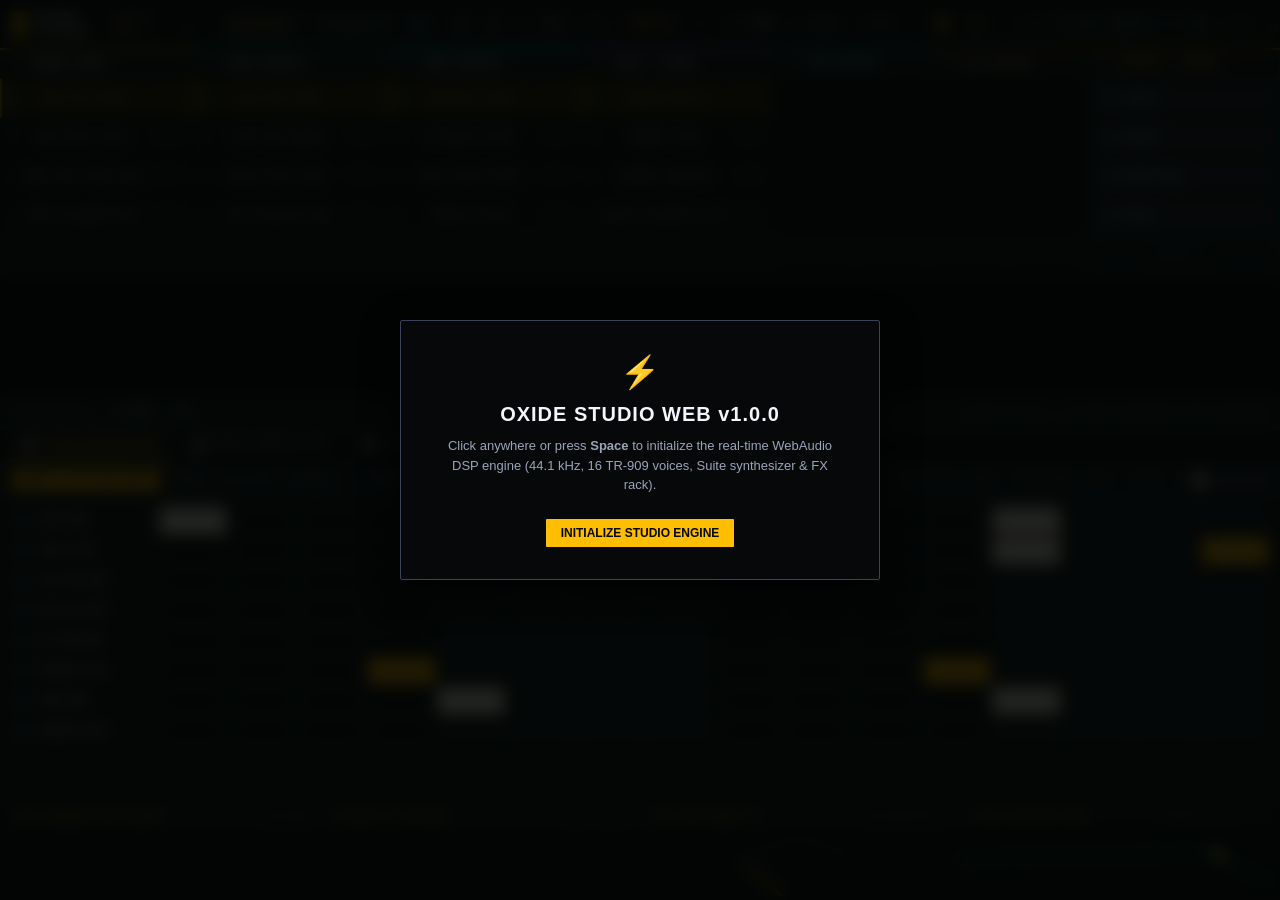
<file: docs/web/index.html>
<!DOCTYPE html>
<html lang="en">
<head>
  <meta charset="UTF-8">
  <meta name="viewport" content="width=device-width, initial-scale=1.0, maximum-scale=1.0, user-scalable=no">
  <title>Oxide Studio Web — Native Electronic Music Workstation (v1.0.0)</title>
  <meta name="description" content="Oxide Studio Web Edition: Full single-window in-browser electronic music DAW. 16-voice TR-909 synthesizer, polyphonic Suite synth, 5 audio FX, studio mixer with VU meters, 60 FPS visualizers, bilingual OKF copilot, and .wav / .als export.">
  <link rel="stylesheet" href="daw.css">
  <style>
    .preset-pill {
      background: var(--surface-sunken);
      border: 1px solid var(--surface-border);
      color: var(--text-secondary);
      font-size: 10px;
      font-family: var(--font-mono);
      padding: 3px 8px;
      border-radius: 1px;
      cursor: pointer;
    }
    .preset-pill:hover {
      color: var(--text-primary);
      border-color: var(--surface-border-highlight);
    }
  </style>
  <link rel="icon" href="data:image/svg+xml,<svg xmlns='http://www.w3.org/2000/svg' viewBox='0 0 100 100'><rect width='100' height='100' rx='8' fill='%23ffbe00'/><text x='50' y='68' font-family='monospace' font-weight='900' font-size='60' text-anchor='middle' fill='%2307080a'>O</text></svg>">
</head>
<body class="daw-body">

  <!-- Audio Unlock Overlay -->
  <div id="audio-unlock-overlay" class="audio-unlock-overlay">
    <div class="unlock-card">
      <div class="unlock-icon">⚡</div>
      <h2 class="unlock-title">OXIDE STUDIO WEB v1.0.0</h2>
      <p class="unlock-desc">Click anywhere or press <strong>Space</strong> to initialize the real-time WebAudio DSP engine (44.1 kHz, 16 TR-909 voices, Suite synthesizer &amp; FX rack).</p>
      <button id="btn-unlock-audio" class="btn btn-amber">INITIALIZE STUDIO ENGINE</button>
    </div>
  </div>

  <!-- Main DAW Shell -->
  <div class="daw-shell">

    <!-- Top Global Transport & Header Bar -->
    <header class="daw-header">
      <div class="header-left">
        <a href="../index.html" class="header-brand" title="Back to Landing Page & Download Hub">
          <span class="brand-badge">O</span>
          <span class="brand-name">OXIDE STUDIO</span>
          <span class="version-tag">v1.0.0 WEB</span>
        </a>
        <a href="../index.html" class="header-back-link">← Hub</a>

        <!-- View Switcher -->
        <div class="view-switch-group">
          <button id="btn-view-session" class="btn-view active" title="Toggle Session Matrix (Tab)">
            <span class="icon">|||</span> Session
          </button>
          <button id="btn-view-arrangement" class="btn-view" title="Toggle Arrangement Timeline (Tab)">
            <span class="icon">≡</span> Arrangement
          </button>
          <span class="key-hint">TAB</span>
        </div>
      </div>

      <!-- Center Transport Controls -->
      <div class="header-transport">
        <div class="transport-buttons">
          <button id="btn-play" class="btn-transport btn-play" title="Play / Pause (Space)">
            <span class="transport-icon">▶</span>
          </button>
          <button id="btn-stop" class="btn-transport btn-stop" title="Stop &amp; Return to Zero (Space)">
            <span class="transport-icon">■</span>
          </button>
          <button id="btn-rec" class="btn-transport btn-rec" title="Arm Arrangement Recording">
            <span class="transport-icon">●</span>
          </button>
          <button id="btn-loop" class="btn-transport btn-loop active" title="Toggle Loop Mode">
            <span class="transport-icon">↺</span>
          </button>
        </div>

        <!-- Tempo / BPM -->
        <div class="tempo-control-box">
          <span class="ctrl-label">BPM</span>
          <button id="bpm-dec" class="step-btn">-</button>
          <input type="number" id="tempo-input" class="tempo-input tabular" value="136.00" min="40" max="240" step="0.5">
          <button id="bpm-inc" class="step-btn">+</button>
        </div>

        <div class="sig-box">
          <span class="ctrl-label">SIG</span>
          <span class="sig-val tabular">4/4</span>
        </div>

        <!-- Metronome -->
        <button id="btn-metro" class="btn-metro" title="Metronome Click">
          <span class="metro-icon">⩕</span> Metro
        </button>

        <!-- Groove Pool Swing -->
        <div class="swing-box" title="Groove Pool Swing (50% = Straight, 75% = Hard Shuffle)">
          <span class="ctrl-label">SWING</span>
          <input type="range" id="swing-slider" class="range-slider" min="0" max="75" value="56">
          <span id="swing-val" class="tabular">56%</span>
        </div>

        <!-- Musical Scale Awareness -->
        <div class="scale-box" title="Live Scale Engine">
          <span class="ctrl-label">SCALE</span>
          <select id="scale-root" class="ctrl-select">
            <option value="0">C</option>
            <option value="1">C#</option>
            <option value="2">D</option>
            <option value="3">D#</option>
            <option value="4">E</option>
            <option value="5" selected>F</option>
            <option value="6">F#</option>
            <option value="7">G</option>
            <option value="8">G#</option>
            <option value="9">A</option>
            <option value="10">A#</option>
            <option value="11">B</option>
          </select>
          <select id="scale-type" class="ctrl-select">
            <option value="minor" selected>Minor</option>
            <option value="major">Major</option>
            <option value="dorian">Dorian</option>
            <option value="phrygian">Phrygian</option>
            <option value="harmonic_minor">Harm. Minor</option>
          </select>
        </div>
      </div>

      <!-- Right Export & Telemetry Actions -->
      <div class="header-right">
        <div class="dsp-telemetry">
          <span class="telemetry-dot live"></span>
          <span class="telemetry-label">44.1 kHz</span>
          <span id="dsp-load" class="telemetry-val tabular">1.8% DSP</span>
        </div>

        <div class="export-actions">
          <button id="btn-export-wav" class="btn btn-export" title="Render 16-bit 44.1kHz Stereo PCM WAV via OfflineAudioContext">
            <span>⬇ .WAV</span>
          </button>
          <button id="btn-export-als" class="btn btn-export btn-amber-glow" title="Generate gzipped Ableton Live 12 Set XML (.als)">
            <span>⬇ .ALS</span>
          </button>
        </div>
      </div>
    </header>

    <!-- Upper Main Workspace (Dual View Toggle) -->
    <main class="daw-workspace">

      <!-- ===================================================================
           VIEW 1: Session View Matrix (#view-session)
           =================================================================== -->
      <section id="view-session" class="session-view-container active">
        <div class="session-header-row">
          <div class="session-col-head head-trk1">
            <span class="trk-num">1</span>
            <span class="trk-title">DRUMS (909)</span>
          </div>
          <div class="session-col-head head-trk2">
            <span class="trk-num">2</span>
            <span class="trk-title">BASS (DRIFT)</span>
          </div>
          <div class="session-col-head head-trk3">
            <span class="trk-num">3</span>
            <span class="trk-title">LEAD (SUITE)</span>
          </div>
          <div class="session-col-head head-trk4">
            <span class="trk-num">4</span>
            <span class="trk-title">KEYS / STEMS</span>
          </div>
          <div class="session-col-head head-rtnA">
            <span class="trk-num">A</span>
            <span class="trk-title">REV RETURN</span>
          </div>
          <div class="session-col-head head-rtnB">
            <span class="trk-num">B</span>
            <span class="trk-title">DLY RETURN</span>
          </div>
          <div class="session-col-head head-master">
            <span class="trk-num">M</span>
            <span class="trk-title">MASTER / SCENES</span>
          </div>
        </div>

        <!-- Session Matrix Clip Grid -->
        <div class="session-matrix-body" id="session-grid">
          <!-- Row 1: Intro -->
          <div class="matrix-row" data-scene="0">
            <div class="clip-slot active-clip" data-track="0" data-clip="0">
              <span class="clip-state-icon">▶</span>
              <span class="clip-name">909 Core Beat</span>
              <span class="clip-len">2 Bars</span>
            </div>
            <div class="clip-slot" data-track="1" data-clip="0">
              <span class="clip-state-icon">▶</span>
              <span class="clip-name">Sub Sine 55Hz</span>
              <span class="clip-len">2 Bars</span>
            </div>
            <div class="clip-slot" data-track="2" data-clip="0">
              <span class="clip-state-icon">▶</span>
              <span class="clip-name">Melodic Pluck</span>
              <span class="clip-len">4 Bars</span>
            </div>
            <div class="clip-slot" data-track="3" data-clip="0">
              <span class="clip-state-icon">▶</span>
              <span class="clip-name">Analog Pad C#</span>
              <span class="clip-len">4 Bars</span>
            </div>
            <div class="return-slot">—</div>
            <div class="return-slot">—</div>
            <div class="scene-trigger-slot">
              <button class="btn-scene-launch" data-scene="0">
                <span class="scene-play-icon">▶</span> 1 Intro
              </button>
            </div>
          </div>

          <!-- Row 2: Build -->
          <div class="matrix-row" data-scene="1">
            <div class="clip-slot" data-track="0" data-clip="1">
              <span class="clip-state-icon">▶</span>
              <span class="clip-name">909 Snare Roll</span>
              <span class="clip-len">2 Bars</span>
            </div>
            <div class="clip-slot" data-track="1" data-clip="1">
              <span class="clip-state-icon">▶</span>
              <span class="clip-name">Acid 303 Sweep</span>
              <span class="clip-len">2 Bars</span>
            </div>
            <div class="clip-slot" data-track="2" data-clip="1">
              <span class="clip-state-icon">▶</span>
              <span class="clip-name">FM Swarm Riser</span>
              <span class="clip-len">2 Bars</span>
            </div>
            <div class="clip-slot" data-track="3" data-clip="1">
              <span class="clip-state-icon">▶</span>
              <span class="clip-name">Shaker Rush</span>
              <span class="clip-len">2 Bars</span>
            </div>
            <div class="return-slot">—</div>
            <div class="return-slot">—</div>
            <div class="scene-trigger-slot">
              <button class="btn-scene-launch" data-scene="1">
                <span class="scene-play-icon">▶</span> 2 Build
              </button>
            </div>
          </div>

          <!-- Row 3: Peak Drop -->
          <div class="matrix-row" data-scene="2">
            <div class="clip-slot" data-track="0" data-clip="2">
              <span class="clip-state-icon">▶</span>
              <span class="clip-name">909 Full Peak Drop</span>
              <span class="clip-len">4 Bars</span>
            </div>
            <div class="clip-slot" data-track="1" data-clip="2">
              <span class="clip-state-icon">▶</span>
              <span class="clip-name">Heavy Roar Bass</span>
              <span class="clip-len">4 Bars</span>
            </div>
            <div class="clip-slot" data-track="2" data-clip="2">
              <span class="clip-state-icon">▶</span>
              <span class="clip-name">Main Hook Stabs</span>
              <span class="clip-len">4 Bars</span>
            </div>
            <div class="clip-slot" data-track="3" data-clip="2">
              <span class="clip-state-icon">▶</span>
              <span class="clip-name">Cymbal Sparkle</span>
              <span class="clip-len">4 Bars</span>
            </div>
            <div class="return-slot">—</div>
            <div class="return-slot">—</div>
            <div class="scene-trigger-slot">
              <button class="btn-scene-launch" data-scene="2">
                <span class="scene-play-icon">▶</span> 3 Peak Drop
              </button>
            </div>
          </div>

          <!-- Row 4: Outro -->
          <div class="matrix-row" data-scene="3">
            <div class="clip-slot" data-track="0" data-clip="3">
              <span class="clip-state-icon">▶</span>
              <span class="clip-name">909 Stripped Kick</span>
              <span class="clip-len">2 Bars</span>
            </div>
            <div class="clip-slot" data-track="1" data-clip="3">
              <span class="clip-state-icon">▶</span>
              <span class="clip-name">Low Filtered Sub</span>
              <span class="clip-len">2 Bars</span>
            </div>
            <div class="clip-slot" data-track="2" data-clip="3">
              <span class="clip-state-icon">▶</span>
              <span class="clip-name">Reverb Drone</span>
              <span class="clip-len">4 Bars</span>
            </div>
            <div class="clip-slot" data-track="3" data-clip="3">
              <span class="clip-state-icon">▶</span>
              <span class="clip-name">Vinyl Crackle &amp; Air</span>
              <span class="clip-len">4 Bars</span>
            </div>
            <div class="return-slot">—</div>
            <div class="return-slot">—</div>
            <div class="scene-trigger-slot">
              <button class="btn-scene-launch" data-scene="3">
                <span class="scene-play-icon">▶</span> 4 Outro
              </button>
            </div>
          </div>

          <!-- Dedicated Stop Row -->
          <div class="matrix-row matrix-stop-row">
            <div class="stop-clip-slot" data-track="0"><button class="btn-stop-clip" data-track="0">■</button></div>
            <div class="stop-clip-slot" data-track="1"><button class="btn-stop-clip" data-track="1">■</button></div>
            <div class="stop-clip-slot" data-track="2"><button class="btn-stop-clip" data-track="2">■</button></div>
            <div class="stop-clip-slot" data-track="3"><button class="btn-stop-clip" data-track="3">■</button></div>
            <div class="return-slot">—</div>
            <div class="return-slot">—</div>
            <div class="scene-trigger-slot">
              <button id="btn-stop-all-clips" class="btn-stop-all" title="Stop All Clips (Shift+Space)">■ Stop All</button>
            </div>
          </div>
        </div>

        <!-- Session Bottom Bar -->
        <div class="session-footer-bar">
          <span class="footer-hint">Quantization:</span>
          <select id="launch-quant" class="ctrl-select">
            <option value="1bar" selected>1 Bar</option>
            <option value="1/2">1/2 Note</option>
            <option value="1/4">1/4 Note</option>
            <option value="1/8">1/8 Note</option>
            <option value="none">None</option>
          </select>
          <span class="footer-status-pill">4 Tracks Active • 16-Voice Synthesizer Bus Connected</span>
        </div>
      </section>

      <!-- ===================================================================
           VIEW 2: Arrangement Timeline View (#view-arrangement)
           =================================================================== -->
      <section id="view-arrangement" class="arrangement-view-container">
        <!-- Dual Lane Ruler -->
        <div class="timeline-ruler">
          <div class="ruler-sidebar">
            <button id="btn-back-to-arr" class="btn-back-arr" title="Back to Arrangement (F10)">
              <span class="icon">◀</span> Back to Arr
            </button>
          </div>
          <div class="ruler-lane" id="ruler-lane">
            <!-- Measures 1 to 33 -->
            <div class="ruler-bar-num" style="left: 0%;">1.1</div>
            <div class="ruler-locator" style="left: 0%;">[Intro]</div>
            <div class="ruler-bar-num" style="left: 12.5%;">5.1</div>
            <div class="ruler-bar-num" style="left: 25.0%;">9.1</div>
            <div class="ruler-locator" style="left: 25.0%;">[Build]</div>
            <div class="ruler-bar-num" style="left: 37.5%;">13.1</div>
            <div class="ruler-bar-num" style="left: 50.0%;">17.1</div>
            <div class="ruler-locator" style="left: 50.0%;">[Peak Drop]</div>
            <div class="ruler-bar-num" style="left: 62.5%;">21.1</div>
            <div class="ruler-bar-num" style="left: 75.0%;">25.1</div>
            <div class="ruler-locator" style="left: 75.0%;">[Outro]</div>
            <div class="ruler-bar-num" style="left: 87.5%;">29.1</div>
            <div class="ruler-bar-num" style="left: 100%;">33.1</div>

            <!-- Loop Brackets -->
            <div class="loop-brace" style="left: 0%; width: 50%;">
              <span class="loop-handle left"></span>
              <span class="loop-title">Loop: Bars 1–17</span>
              <span class="loop-handle right"></span>
            </div>

            <!-- Interactive Playhead Line -->
            <div id="timeline-playhead" class="timeline-playhead" style="left: 0%;"></div>
          </div>
        </div>

        <!-- Arrangement Tracks -->
        <div class="arrangement-tracks-container">
          <!-- Track 1 Lane -->
          <div class="arr-track-lane">
            <div class="arr-track-header trk-amber">
              <span class="trk-id">1</span>
              <span class="trk-name">DRUMS 909</span>
              <div class="track-mini-meters">
                <span class="mini-meter-bar"></span>
              </div>
            </div>
            <div class="arr-track-body">
              <div class="arr-clip-block block-amber" style="left: 0%; width: 25%;">
                <span class="block-title">909 Core (Intro)</span>
                <div class="clip-waveform-sim"></div>
              </div>
              <div class="arr-clip-block block-amber" style="left: 25%; width: 25%;">
                <span class="block-title">909 Build &amp; Roll</span>
                <div class="clip-waveform-sim"></div>
              </div>
              <div class="arr-clip-block block-amber active-block" style="left: 50%; width: 35%;">
                <span class="block-title">909 Drop Groove</span>
                <div class="clip-waveform-sim"></div>
              </div>
              <div class="arr-clip-block block-amber" style="left: 85%; width: 15%;">
                <span class="block-title">909 Outro</span>
                <div class="clip-waveform-sim"></div>
              </div>
            </div>
          </div>

          <!-- Track 2 Lane -->
          <div class="arr-track-lane">
            <div class="arr-track-header trk-green">
              <span class="trk-id">2</span>
              <span class="trk-name">BASS DRIFT</span>
              <div class="track-mini-meters">
                <span class="mini-meter-bar"></span>
              </div>
            </div>
            <div class="arr-track-body">
              <div class="arr-clip-block block-green" style="left: 0%; width: 25%;">
                <span class="block-title">Sub Fundamental</span>
              </div>
              <div class="arr-clip-block block-green" style="left: 25%; width: 25%;">
                <span class="block-title">303 Filter Accent</span>
              </div>
              <div class="arr-clip-block block-green active-block" style="left: 50%; width: 35%;">
                <span class="block-title">Roar Drive Bass</span>
              </div>
              <div class="arr-clip-block block-green" style="left: 85%; width: 15%;">
                <span class="block-title">Sub Tail</span>
              </div>
              <!-- Automation Line Overlay -->
              <svg class="automation-curve" viewBox="0 0 1000 60" preserveAspectRatio="none">
                <path d="M 0,50 L 250,50 L 500,10 L 850,20 L 1000,55" fill="none" stroke="rgba(0, 230, 118, 0.5)" stroke-width="2" />
              </svg>
            </div>
          </div>

          <!-- Track 3 Lane -->
          <div class="arr-track-lane">
            <div class="arr-track-header trk-cyan">
              <span class="trk-id">3</span>
              <span class="trk-name">LEAD SUITE</span>
              <div class="track-mini-meters">
                <span class="mini-meter-bar"></span>
              </div>
            </div>
            <div class="arr-track-body">
              <div class="arr-clip-block block-cyan" style="left: 12.5%; width: 12.5%;">
                <span class="block-title">Intro Plucks</span>
              </div>
              <div class="arr-clip-block block-cyan" style="left: 25%; width: 25%;">
                <span class="block-title">FM Swarm Rise</span>
              </div>
              <div class="arr-clip-block block-cyan active-block" style="left: 50%; width: 35%;">
                <span class="block-title">Suite Lead Anthem</span>
              </div>
            </div>
          </div>

          <!-- Track 4 Lane -->
          <div class="arr-track-lane">
            <div class="arr-track-header trk-purple">
              <span class="trk-id">4</span>
              <span class="trk-name">KEYS / STEMS</span>
              <div class="track-mini-meters">
                <span class="mini-meter-bar"></span>
              </div>
            </div>
            <div class="arr-track-body">
              <div class="arr-clip-block block-purple" style="left: 0%; width: 50%;">
                <span class="block-title">Analog Atmosphere</span>
              </div>
              <div class="arr-clip-block block-purple active-block" style="left: 50%; width: 50%;">
                <span class="block-title">Air &amp; High Shimmer</span>
              </div>
            </div>
          </div>
        </div>
      </section>

    </main>

    <!-- Center Resizable Splitter -->
    <div class="daw-splitter" id="daw-splitter"></div>

    <!-- Persistent Lower Detail Deck -->
    <section class="daw-detail-deck">
      <!-- Deck Navigation Tabs -->
      <nav class="detail-tabs">
        <button class="deck-tab active" data-deck="deck-sequencer">
          <span class="tab-icon">🥁</span> TR-909 SEQUENCER
        </button>
        <button class="deck-tab" data-deck="deck-synth-fx">
          <span class="tab-icon">🎹</span> SUITE SYNTH &amp; 5 FX
        </button>
        <button class="deck-tab" data-deck="deck-mixer">
          <span class="tab-icon">🎛️</span> STUDIO MIXER &amp; VU
        </button>
        <button class="deck-tab" data-deck="deck-copilot">
          <span class="tab-icon">🤖</span> OKF COPILOT (EN/ES)
        </button>
      </nav>

      <!-- Deck Content Containers -->
      <div class="deck-content-viewport">

        <!-- ===================================================================
             PANEL 1: 16-Voice TR-909 Sequencer (#deck-sequencer)
             =================================================================== -->
        <div id="deck-sequencer" class="deck-panel active">
          <div class="sequencer-ctrl-strip">
            <div class="bank-toggle-group">
              <button id="btn-bank-a" class="btn-bank active" data-bank="A">
                BANK A (1–8 Core 909)
              </button>
              <button id="btn-bank-b" class="btn-bank" data-bank="B">
                BANK B (9–16 Perc &amp; Metals)
              </button>
            </div>

            <div class="preset-group">
              <span class="ctrl-label">PRESETS:</span>
              <button class="preset-pill" id="btn-preset-peak" title="Load Peak-Time Techno Session (135 BPM G Minor)">Peak 135 (Gm)</button>
              <button class="preset-pill" id="btn-preset-holo" title="Load Melodic Techno Session (126 BPM F# Minor)">Melodic 126 (F#m)</button>
              <button class="btn-preset" data-preset="techno">Peak Techno (136)</button>
              <button class="btn-preset" data-preset="house">House 909 (128)</button>
              <button class="btn-preset" data-preset="rkt">RKT Turreo (105)</button>
              <button class="btn-preset" data-preset="dnb">DnB Break (174)</button>
              <button class="btn-preset btn-clear" data-preset="clear">Clear</button>
            </div>

            <div class="sequencer-mode-group">
              <label class="toggle-label">
                <input type="checkbox" id="accent-toggle">
                <span>Accent Edit</span>
              </label>
            </div>
          </div>

          <!-- 16-Step Drum Grid (8 Active Rows) -->
          <div class="drum-grid" id="drum-grid-container">
            <!-- Dynamically generated in daw.js with Bank A / B voice rows -->
          </div>
        </div>

        <!-- ===================================================================
             PANEL 2: Polyphonic Suite Synthesizer & 5 FX Rack (#deck-synth-fx)
             =================================================================== -->
        <div id="deck-synth-fx" class="deck-panel">
          <div class="synth-fx-layout">

            <!-- Left: Polyphonic Suite Synth Engine -->
            <div class="synth-section">
              <div class="section-title-bar">
                <span class="sec-badge">INSTRUMENT</span>
                <h3>Polyphonic Suite Synthesizer</h3>
                <div class="synth-mode-switch">
                  <button class="btn-smode active" data-mode="drift">Drift</button>
                  <button class="btn-smode" data-mode="meld">Meld</button>
                  <button class="btn-smode" data-mode="operator">Operator</button>
                  <button class="btn-smode" data-mode="wavetable">Wavetable</button>
                </div>
              </div>

              <!-- Parameter Knobs & Sliders -->
              <div class="synth-params-grid">
                <div class="param-knob-box">
                  <label>Cutoff (ZDF)</label>
                  <input type="range" id="synth-cutoff" min="40" max="18000" value="6200" class="range-slider">
                  <span id="synth-cutoff-val" class="param-val tabular">6200 Hz</span>
                </div>
                <div class="param-knob-box">
                  <label>Resonance (Q)</label>
                  <input type="range" id="synth-res" min="0.5" max="18" step="0.1" value="1.4" class="range-slider">
                  <span id="synth-res-val" class="param-val tabular">1.4 Q</span>
                </div>
                <div class="param-knob-box">
                  <label>Attack</label>
                  <input type="range" id="synth-att" min="2" max="1200" value="8" class="range-slider">
                  <span id="synth-att-val" class="param-val tabular">8 ms</span>
                </div>
                <div class="param-knob-box">
                  <label>Decay</label>
                  <input type="range" id="synth-dec" min="20" max="2500" value="280" class="range-slider">
                  <span id="synth-dec-val" class="param-val tabular">280 ms</span>
                </div>
                <div class="param-knob-box">
                  <label>Sustain</label>
                  <input type="range" id="synth-sus" min="0" max="1" step="0.01" value="0.45" class="range-slider">
                  <span id="synth-sus-val" class="param-val tabular">45 %</span>
                </div>
                <div class="param-knob-box">
                  <label>Release</label>
                  <input type="range" id="synth-rel" min="20" max="3000" value="160" class="range-slider">
                  <span id="synth-rel-val" class="param-val tabular">160 ms</span>
                </div>
                <div class="param-knob-box">
                  <label>Wave Morph / FM</label>
                  <input type="range" id="synth-morph" min="0" max="1" step="0.01" value="0.35" class="range-slider">
                  <span id="synth-morph-val" class="param-val tabular">35 %</span>
                </div>
                <div class="param-knob-box">
                  <label>Drive / Fold</label>
                  <input type="range" id="synth-drive" min="0" max="24" step="0.5" value="2.5" class="range-slider">
                  <span id="synth-drive-val" class="param-val tabular">+2.5 dB</span>
                </div>
              </div>

              <!-- Playable Piano Keyboard -->
              <div class="piano-keyboard-wrapper">
                <div class="keyboard-top-info">
                  <span>Virtual 25-Key Controller (Octave: <strong id="octave-display">C3–C5</strong>)</span>
                  <div class="octave-controls">
                    <button id="btn-oct-down" class="btn-mini">Oct - [Z]</button>
                    <button id="btn-oct-up" class="btn-mini">Oct + [X]</button>
                  </div>
                </div>
                <div class="piano-keys" id="piano-keys">
                  <!-- Keys C3 to C5 generated in daw.js -->
                </div>
              </div>
            </div>

            <!-- Right: Studio Audio FX Rack (5 Devices) -->
            <div class="fx-rack-section">
              <div class="section-title-bar">
                <span class="sec-badge cyan">STUDIO FX</span>
                <h3>Master &amp; Insert Effects Chain</h3>
              </div>

              <div class="fx-devices-scroll">
                <!-- Device 1: Glue Compressor -->
                <div class="fx-device-card" id="dev-glue">
                  <div class="dev-header">
                    <span class="dev-tag">GLUE COMPRESSOR</span>
                    <label class="dev-enable"><input type="checkbox" checked id="glue-active"> On</label>
                  </div>
                  <div class="dev-controls">
                    <div class="fx-knob">
                      <label>Threshold</label>
                      <input type="range" id="glue-thresh" min="-40" max="0" value="-14" class="range-slider">
                      <span id="glue-thresh-val" class="tabular">-14 dB</span>
                    </div>
                    <div class="fx-knob">
                      <label>Ratio</label>
                      <select id="glue-ratio" class="ctrl-select">
                        <option value="2">2:1</option>
                        <option value="4" selected>4:1</option>
                        <option value="10">10:1</option>
                      </select>
                    </div>
                    <div class="fx-knob">
                      <label>Makeup</label>
                      <input type="range" id="glue-makeup" min="0" max="20" value="4.5" class="range-slider">
                      <span id="glue-makeup-val" class="tabular">+4.5 dB</span>
                    </div>
                  </div>
                </div>

                <!-- Device 2: OTT Multiband Dynamics -->
                <div class="fx-device-card" id="dev-ott">
                  <div class="dev-header">
                    <span class="dev-tag">OTT MULTIBAND DYNAMICS</span>
                    <label class="dev-enable"><input type="checkbox" checked id="ott-active"> On</label>
                  </div>
                  <div class="dev-controls">
                    <div class="fx-knob">
                      <label>Low Band</label>
                      <input type="range" id="ott-low" min="0" max="100" value="70" class="range-slider">
                      <span class="tabular">70%</span>
                    </div>
                    <div class="fx-knob">
                      <label>Mid Band</label>
                      <input type="range" id="ott-mid" min="0" max="100" value="65" class="range-slider">
                      <span class="tabular">65%</span>
                    </div>
                    <div class="fx-knob">
                      <label>High Band</label>
                      <input type="range" id="ott-high" min="0" max="100" value="80" class="range-slider">
                      <span class="tabular">80%</span>
                    </div>
                    <div class="fx-knob">
                      <label>Depth / Mix</label>
                      <input type="range" id="ott-depth" min="0" max="100" value="60" class="range-slider">
                      <span class="tabular">60%</span>
                    </div>
                  </div>
                </div>

                <!-- Device 3: Roar Waveshaper -->
                <div class="fx-device-card" id="dev-roar">
                  <div class="dev-header">
                    <span class="dev-tag">ROAR 3-STAGE SATURATION</span>
                    <label class="dev-enable"><input type="checkbox" checked id="roar-active"> On</label>
                  </div>
                  <div class="dev-controls">
                    <div class="fx-knob">
                      <label>Drive</label>
                      <input type="range" id="roar-drive" min="0" max="24" step="0.5" value="2.5" class="range-slider">
                      <span id="roar-drive-val" class="tabular">+2.5 dB</span>
                    </div>
                    <div class="fx-knob">
                      <label>Tone</label>
                      <input type="range" id="roar-tone" min="200" max="12000" value="4500" class="range-slider">
                      <span id="roar-tone-val" class="tabular">4.5 kHz</span>
                    </div>
                    <div class="fx-knob">
                      <label>Curve</label>
                      <select id="roar-curve" class="ctrl-select">
                        <option value="warm" selected>Warm Tanh</option>
                        <option value="hard">Hard Clip</option>
                        <option value="asym">Asymmetric Tube</option>
                      </select>
                    </div>
                  </div>
                </div>

                <!-- Device 4: Hybrid Reverb -->
                <div class="fx-device-card" id="dev-reverb">
                  <div class="dev-header">
                    <span class="dev-tag">HYBRID REVERB</span>
                    <label class="dev-enable"><input type="checkbox" checked id="rev-active"> On</label>
                  </div>
                  <div class="dev-controls">
                    <div class="fx-knob">
                      <label>Decay Time</label>
                      <input type="range" id="rev-decay" min="0.2" max="8.0" step="0.1" value="2.4" class="range-slider">
                      <span id="rev-decay-val" class="tabular">2.4 s</span>
                    </div>
                    <div class="fx-knob">
                      <label>Room Size</label>
                      <input type="range" id="rev-size" min="10" max="100" value="75" class="range-slider">
                      <span class="tabular">75%</span>
                    </div>
                    <div class="fx-knob">
                      <label>Dry / Wet</label>
                      <input type="range" id="rev-mix" min="0" max="100" value="28" class="range-slider">
                      <span id="rev-mix-val" class="tabular">28%</span>
                    </div>
                  </div>
                </div>

                <!-- Device 5: TruePeakLimiter -->
                <div class="fx-device-card" id="dev-limiter">
                  <div class="dev-header">
                    <span class="dev-tag red">TRUE PEAK LIMITER</span>
                    <span class="ceiling-pill">-0.3 dBFS</span>
                  </div>
                  <div class="dev-controls">
                    <div class="fx-knob">
                      <label>Ceiling</label>
                      <span class="tabular val-static">-0.30 dBFS</span>
                    </div>
                    <div class="fx-knob">
                      <label>Lookahead</label>
                      <span class="tabular val-static">5.0 ms</span>
                    </div>
                    <div class="fx-knob">
                      <label>Release</label>
                      <input type="range" id="limiter-release" min="10" max="500" value="80" class="range-slider">
                      <span class="tabular">80 ms</span>
                    </div>
                    <div class="fx-knob">
                      <label>Clip LED</label>
                      <span id="limiter-clip-led" class="clip-led"></span>
                    </div>
                  </div>
                </div>
              </div>
            </div>

          </div>
        </div>

        <!-- ===================================================================
             PANEL 3: Studio Mixer & Segmented VU Meters (#deck-mixer)
             =================================================================== -->
        <div id="deck-mixer" class="deck-panel">
          <div class="mixer-strips-container">

            <!-- Channel 1: Drums 909 -->
            <div class="mixer-channel-strip" data-channel="0">
              <div class="strip-header trk-amber">1 DRUMS</div>
              <div class="strip-meters-box">
                <div class="vu-meter-column" id="meter-ch0-L"></div>
                <div class="vu-meter-column" id="meter-ch0-R"></div>
                <span class="meter-db-readout" id="db-ch0">-12.4</span>
              </div>
              <div class="strip-controls">
                <div class="pan-control">
                  <label>PAN</label>
                  <input type="range" class="pan-slider" id="pan-ch0" min="-1" max="1" step="0.05" value="0">
                  <span class="pan-val tabular">C</span>
                </div>
                <div class="sends-control">
                  <div class="send-dial"><label>Snd A</label><input type="range" id="sndA-ch0" min="0" max="1" step="0.02" value="0.2"></div>
                  <div class="send-dial"><label>Snd B</label><input type="range" id="sndB-ch0" min="0" max="1" step="0.02" value="0.1"></div>
                </div>
                <div class="mute-solo-btns">
                  <button class="btn-mute" id="mute-ch0" title="Mute Track (0)">0</button>
                  <button class="btn-solo" id="solo-ch0" title="Solo Track (S)">S</button>
                </div>
                <div class="fader-box">
                  <input type="range" class="vertical-fader" id="fader-ch0" min="0" max="1.41" step="0.01" value="0.95">
                  <span class="fader-unity">0dB</span>
                </div>
              </div>
            </div>

            <!-- Channel 2: Bass Drift -->
            <div class="mixer-channel-strip" data-channel="1">
              <div class="strip-header trk-green">2 BASS</div>
              <div class="strip-meters-box">
                <div class="vu-meter-column" id="meter-ch1-L"></div>
                <div class="vu-meter-column" id="meter-ch1-R"></div>
                <span class="meter-db-readout" id="db-ch1">-14.2</span>
              </div>
              <div class="strip-controls">
                <div class="pan-control">
                  <label>PAN</label>
                  <input type="range" class="pan-slider" id="pan-ch1" min="-1" max="1" step="0.05" value="0">
                  <span class="pan-val tabular">C</span>
                </div>
                <div class="sends-control">
                  <div class="send-dial"><label>Snd A</label><input type="range" id="sndA-ch1" min="0" max="1" step="0.02" value="0.1"></div>
                  <div class="send-dial"><label>Snd B</label><input type="range" id="sndB-ch1" min="0" max="1" step="0.02" value="0.0"></div>
                </div>
                <div class="mute-solo-btns">
                  <button class="btn-mute" id="mute-ch1" title="Mute Track (0)">0</button>
                  <button class="btn-solo" id="solo-ch1" title="Solo Track (S)">S</button>
                </div>
                <div class="fader-box">
                  <input type="range" class="vertical-fader" id="fader-ch1" min="0" max="1.41" step="0.01" value="0.88">
                  <span class="fader-unity">0dB</span>
                </div>
              </div>
            </div>

            <!-- Channel 3: Lead Suite -->
            <div class="mixer-channel-strip" data-channel="2">
              <div class="strip-header trk-cyan">3 LEAD</div>
              <div class="strip-meters-box">
                <div class="vu-meter-column" id="meter-ch2-L"></div>
                <div class="vu-meter-column" id="meter-ch2-R"></div>
                <span class="meter-db-readout" id="db-ch2">-16.0</span>
              </div>
              <div class="strip-controls">
                <div class="pan-control">
                  <label>PAN</label>
                  <input type="range" class="pan-slider" id="pan-ch2" min="-1" max="1" step="0.05" value="0.15">
                  <span class="pan-val tabular">R15</span>
                </div>
                <div class="sends-control">
                  <div class="send-dial"><label>Snd A</label><input type="range" id="sndA-ch2" min="0" max="1" step="0.02" value="0.35"></div>
                  <div class="send-dial"><label>Snd B</label><input type="range" id="sndB-ch2" min="0" max="1" step="0.02" value="0.25"></div>
                </div>
                <div class="mute-solo-btns">
                  <button class="btn-mute" id="mute-ch2" title="Mute Track (0)">0</button>
                  <button class="btn-solo" id="solo-ch2" title="Solo Track (S)">S</button>
                </div>
                <div class="fader-box">
                  <input type="range" class="vertical-fader" id="fader-ch2" min="0" max="1.41" step="0.01" value="0.85">
                  <span class="fader-unity">0dB</span>
                </div>
              </div>
            </div>

            <!-- Channel 4: Keys / Stems -->
            <div class="mixer-channel-strip" data-channel="3">
              <div class="strip-header trk-purple">4 STEMS</div>
              <div class="strip-meters-box">
                <div class="vu-meter-column" id="meter-ch3-L"></div>
                <div class="vu-meter-column" id="meter-ch3-R"></div>
                <span class="meter-db-readout" id="db-ch3">-18.1</span>
              </div>
              <div class="strip-controls">
                <div class="pan-control">
                  <label>PAN</label>
                  <input type="range" class="pan-slider" id="pan-ch3" min="-1" max="1" step="0.05" value="-0.2">
                  <span class="pan-val tabular">L20</span>
                </div>
                <div class="sends-control">
                  <div class="send-dial"><label>Snd A</label><input type="range" id="sndA-ch3" min="0" max="1" step="0.02" value="0.4"></div>
                  <div class="send-dial"><label>Snd B</label><input type="range" id="sndB-ch3" min="0" max="1" step="0.02" value="0.2"></div>
                </div>
                <div class="mute-solo-btns">
                  <button class="btn-mute" id="mute-ch3" title="Mute Track (0)">0</button>
                  <button class="btn-solo" id="solo-ch3" title="Solo Track (S)">S</button>
                </div>
                <div class="fader-box">
                  <input type="range" class="vertical-fader" id="fader-ch3" min="0" max="1.41" step="0.01" value="0.75">
                  <span class="fader-unity">0dB</span>
                </div>
              </div>
            </div>

            <!-- Return A: Reverb -->
            <div class="mixer-channel-strip strip-return">
              <div class="strip-header trk-return">A REV</div>
              <div class="strip-meters-box">
                <div class="vu-meter-column" id="meter-rtnA-L"></div>
                <div class="vu-meter-column" id="meter-rtnA-R"></div>
                <span class="meter-db-readout" id="db-rtnA">-22.5</span>
              </div>
              <div class="strip-controls">
                <div class="pan-control">
                  <label>PAN</label>
                  <input type="range" class="pan-slider" id="pan-rtnA" min="-1" max="1" step="0.05" value="0">
                  <span class="pan-val tabular">C</span>
                </div>
                <div class="mute-solo-btns">
                  <button class="btn-mute" id="mute-rtnA">0</button>
                  <button class="btn-solo" id="solo-rtnA">S</button>
                </div>
                <div class="fader-box">
                  <input type="range" class="vertical-fader" id="fader-rtnA" min="0" max="1.41" step="0.01" value="0.8">
                  <span class="fader-unity">0dB</span>
                </div>
              </div>
            </div>

            <!-- Return B: Delay -->
            <div class="mixer-channel-strip strip-return">
              <div class="strip-header trk-return">B DLY</div>
              <div class="strip-meters-box">
                <div class="vu-meter-column" id="meter-rtnB-L"></div>
                <div class="vu-meter-column" id="meter-rtnB-R"></div>
                <span class="meter-db-readout" id="db-rtnB">-26.0</span>
              </div>
              <div class="strip-controls">
                <div class="pan-control">
                  <label>PAN</label>
                  <input type="range" class="pan-slider" id="pan-rtnB" min="-1" max="1" step="0.05" value="0">
                  <span class="pan-val tabular">C</span>
                </div>
                <div class="mute-solo-btns">
                  <button class="btn-mute" id="mute-rtnB">0</button>
                  <button class="btn-solo" id="solo-rtnB">S</button>
                </div>
                <div class="fader-box">
                  <input type="range" class="vertical-fader" id="fader-rtnB" min="0" max="1.41" step="0.01" value="0.7">
                  <span class="fader-unity">0dB</span>
                </div>
              </div>
            </div>

            <!-- Master Bus Strip -->
            <div class="mixer-channel-strip strip-master">
              <div class="strip-header trk-gold">MASTER</div>
              <div class="strip-meters-box">
                <div class="vu-meter-column master-meter" id="meter-master-L"></div>
                <div class="vu-meter-column master-meter" id="meter-master-R"></div>
                <span class="meter-db-readout master-db" id="db-master">-0.30</span>
              </div>
              <div class="strip-controls">
                <div class="master-modes">
                  <button id="btn-master-mono" class="btn-mini-toggle">Mono</button>
                  <button id="btn-master-dim" class="btn-mini-toggle">Dim -20</button>
                </div>
                <div class="fader-box master-fader-box">
                  <input type="range" class="vertical-fader fader-master" id="fader-master" min="0" max="1.41" step="0.01" value="1.0">
                  <span class="fader-unity">0dB</span>
                </div>
              </div>
            </div>

          </div>
        </div>

        <!-- ===================================================================
             PANEL 4: Bilingual OKF Copilot (#deck-copilot)
             =================================================================== -->
        <div id="deck-copilot" class="deck-panel">
          <div class="copilot-container">

            <!-- Sidebar / Chapter Selector -->
            <div class="copilot-sidebar">
              <div class="lang-switch-group">
                <button id="lang-en" class="btn-lang active" data-lang="en">EN English</button>
                <button id="lang-es" class="btn-lang" data-lang="es">ES Español</button>
              </div>

              <div class="okf-chapter-list">
                <span class="okf-list-title">OPERATIONAL MANUAL (OKF)</span>
                <button class="btn-okf-ch active" data-ch="OKF-01">OKF-01: Dual Views &amp; Layout</button>
                <button class="btn-okf-ch" data-ch="OKF-02">OKF-02: Session Matrix</button>
                <button class="btn-okf-ch" data-ch="OKF-03">OKF-03: Studio Mixer &amp; VU</button>
                <button class="btn-okf-ch" data-ch="OKF-04">OKF-04: Timeline &amp; Comping</button>
                <button class="btn-okf-ch" data-ch="OKF-05">OKF-05: Piano Roll &amp; Generative</button>
                <button class="btn-okf-ch" data-ch="OKF-06">OKF-06: Device Chain &amp; MCP</button>
                <button class="btn-okf-ch" data-ch="OKF-07">OKF-07: TR-909 &amp; Groove Pool</button>
                <button class="btn-okf-ch" data-ch="OKF-08">OKF-08: Tuning, WAV &amp; ALS</button>
                <button class="btn-okf-ch" data-ch="OKF-09">OKF-09: Suite Synthesizer</button>
                <button class="btn-okf-ch" data-ch="OKF-10">OKF-10: Sandboxing &amp; Push 3</button>
              </div>

              <!-- Live Studio Telemetry Card -->
              <div class="studio-telemetry-card">
                <span class="card-eyebrow">LIVE DSP TELEMETRY</span>
                <div class="telemetry-item"><span>Selected:</span> <strong id="telem-selected">Track 1 (Drums)</strong></div>
                <div class="telemetry-item"><span>Tempo / Swing:</span> <strong id="telem-tempo" class="tabular">136.0 BPM / 56%</strong></div>
                <div class="telemetry-item"><span>Limiter Ceiling:</span> <strong class="tabular">-0.30 dBFS</strong></div>
                <div class="telemetry-item"><span>Sub Balance:</span> <strong id="telem-sub" class="tabular">+1.2 dB @ 55Hz</strong></div>
              </div>
            </div>

            <!-- Main Chat Console -->
            <div class="copilot-chat-console">
              <div class="chat-header">
                <span class="copilot-status-dot"></span>
                <span class="copilot-title">Oxide Studio OKF Copilot — Natural Language DSP Router</span>
                <span class="copilot-badge">76 MCP TOOLS MOUNTED</span>
              </div>

              <!-- Chat Message Stream -->
              <div class="chat-stream" id="chat-stream">
                <div class="chat-msg bot">
                  <div class="msg-avatar">⚡</div>
                  <div class="msg-bubble">
                    <p><strong>Welcome to Oxide Studio Web Edition (v1.0.0).</strong> I am your bilingual Operational Knowledge Copilot.</p>
                    <p>I can adjust parameters, rewrite drum sequences, sculpt 303 acid lines, load peak techno patterns, explain Oxide Studio Workstation Architecture & DSP Specification (OKF-01..10), or export your session to WAV and open .als Set.</p>
                    <div class="mcp-tool-badge">✓ transport_get_telemetry() • Ready</div>
                  </div>
                </div>
              </div>

              <!-- Quick Prompt Suggestion Chips -->
              <div class="quick-chips" id="quick-chips">
                <!-- Dynamically populated based on active language (EN/ES) -->
              </div>

              <!-- Chat Input Bar -->
              <form class="chat-input-bar" id="chat-form">
                <input type="text" id="chat-input" placeholder="Type a studio command (e.g. 'make kick fatter', 'acid 303 bass', 'techno drop 136')..." autocomplete="off">
                <button type="submit" class="btn btn-amber">EXECUTE</button>
              </form>
            </div>

          </div>
        </div>

      </div>
    </section>

    <!-- Persistent 60 FPS Visualizer Dock (Bottom) -->
    <footer class="daw-visualizer-dock">
      <!-- Vis 1: Phosphor Oscilloscope -->
      <div class="vis-module">
        <div class="vis-header">
          <span class="vis-title">DUAL PHOSPHOR OSCILLOSCOPE</span>
          <span class="vis-mode">TIME DOMAIN</span>
        </div>
        <canvas id="canvas-oscilloscope" class="vis-canvas" width="280" height="74"></canvas>
      </div>

      <!-- Vis 2: 64-Band FFT Spectrum -->
      <div class="vis-module">
        <div class="vis-header">
          <span class="vis-title">64-BAND FFT SPECTRUM</span>
          <span class="vis-mode">20 Hz – 20 kHz</span>
        </div>
        <canvas id="canvas-spectrum" class="vis-canvas" width="280" height="74"></canvas>
      </div>

      <!-- Vis 3: Analog SSL Needle VU Meter -->
      <div class="vis-module">
        <div class="vis-header">
          <span class="vis-title">GLUE COMP NEEDLE VU</span>
          <span class="vis-mode">GAIN REDUCTION dB</span>
        </div>
        <canvas id="canvas-needle" class="vis-canvas" width="280" height="74"></canvas>
      </div>

      <!-- Vis 4: ZDF Filter Bode Response Curve -->
      <div class="vis-module">
        <div class="vis-header">
          <span class="vis-title">4-POLE ZDF BODE CURVE</span>
          <span class="vis-mode">INTERACTIVE CUTOFF / Q</span>
        </div>
        <canvas id="canvas-bode" class="vis-canvas" width="280" height="74"></canvas>
      </div>
    </footer>

  </div>

  <!-- Audio Engine & DAW Application Script -->
  <script src="daw.js"></script>
</body>
</html>
</file>
<file: docs/style.css>
/* ==========================================================================
   OXIDE STUDIO — SOTA DARK CARBON STUDIO DESIGN SYSTEM
   Design Tokens & Craft Floor Baseline (frontend-craft)
   ========================================================================== */

:root {
  /* Core Void & Carbon Surfaces */
  --void-bg: #07080a;
  --surface-base: #111318;
  --surface-card: #151821;
  --surface-elevated: #1a1e29;
  --surface-sunken: #0b0d12;
  --surface-hover: #202533;
  --surface-border: #242a38;
  --surface-border-subtle: #1c212c;
  --surface-border-highlight: #3a4358;

  /* Studio Signal Accents */
  --signal-amber: #ffbe00;
  --signal-amber-glow: rgba(255, 190, 0, 0.22);
  --signal-amber-dim: #997200;
  --laser-cyan: #00d2ff;
  --laser-cyan-glow: rgba(0, 210, 255, 0.24);
  --laser-cyan-dim: #007c99;
  --meter-green: #00e676;
  --meter-green-glow: rgba(0, 230, 118, 0.22);
  --transient-pink: #ff007f;
  --transient-pink-glow: rgba(255, 0, 127, 0.25);

  /* Inks & Contrast (Surface-tinted, WCAG AAA compliant) */
  --text-primary: #f2f5f9;
  --text-secondary: #9aa5b8;
  --text-muted: #647085;
  --text-dim: #434c5c;

  /* Typography */
  --font-display: -apple-system, BlinkMacSystemFont, "Segoe UI", Roboto, "Helvetica Neue", sans-serif;
  --font-mono: ui-monospace, "SF Mono", "JetBrains Mono", "Fira Code", Menlo, monospace;

  /* Geometry: 0px to 2px industrial micro-bevels */
  --radius-xs: 1px;
  --radius-sm: 2px;
  --radius-md: 2px;
  --radius-lg: 3px;

  /* Audio reactive bridges */
  --audio-kick: 0.000;
  --audio-bass: 0.000;
}

/* Browser Surface Theming Standard */
::selection {
  background: var(--laser-cyan);
  color: var(--void-bg);
}

* {
  box-sizing: border-box;
  margin: 0;
  padding: 0;
  scrollbar-width: thin;
  scrollbar-color: rgba(255, 255, 255, 0.15) transparent;
}

::-webkit-scrollbar {
  width: 6px;
  height: 6px;
}
::-webkit-scrollbar-track {
  background: var(--surface-sunken);
}
::-webkit-scrollbar-thumb {
  background: var(--surface-border);
  border-radius: var(--radius-xs);
}
::-webkit-scrollbar-thumb:hover {
  background: var(--surface-border-highlight);
}

:focus-visible {
  outline: 2px solid var(--laser-cyan);
  outline-offset: 2px;
}

input, textarea, select {
  caret-color: var(--laser-cyan);
  font-family: inherit;
  color: inherit;
}

/* ==========================================================================
   Base & Typography
   ========================================================================== */

html {
  font-size: 14px;
  background-color: var(--void-bg);
  color: var(--text-primary);
  scroll-behavior: smooth;
  -webkit-font-smoothing: antialiased;
  -moz-osx-font-smoothing: grayscale;
}

body {
  font-family: var(--font-display);
  line-height: 1.5;
  background: radial-gradient(circle at 50% 0%, #151822 0%, var(--void-bg) 60%);
  min-height: 100vh;
  overflow-x: hidden;
}

h1, h2, h3, h4, h5, h6 {
  font-weight: 700;
  letter-spacing: -0.025em;
  text-wrap: balance;
  color: var(--text-primary);
}

p, li {
  text-wrap: pretty;
}

.mono {
  font-family: var(--font-mono);
}

.tabular {
  font-variant-numeric: tabular-nums;
}

a {
  color: var(--laser-cyan);
  text-decoration: none;
  transition: color 0.15s ease;
}
a:hover {
  color: #5ce1ff;
}

/* Container */
.container {
  width: 100%;
  max-width: 1320px;
  margin: 0 auto;
  padding: 0 24px;
}

/* ==========================================================================
   Studio Navigation Bar
   ========================================================================== */

.studio-nav {
  position: sticky;
  top: 0;
  z-index: 1000;
  height: 52px;
  background: rgba(7, 8, 10, 0.92);
  backdrop-filter: blur(12px);
  -webkit-backdrop-filter: blur(12px);
  border-bottom: 1px solid var(--surface-border);
}

.studio-nav-inner {
  height: 100%;
  display: flex;
  align-items: center;
  justify-content: space-between;
}

.brand-anchor {
  display: flex;
  align-items: center;
  gap: 12px;
  text-decoration: none;
}

.brand-badge {
  display: inline-flex;
  align-items: center;
  justify-content: center;
  width: 28px;
  height: 28px;
  background: var(--signal-amber);
  color: var(--void-bg);
  font-weight: 900;
  font-size: 15px;
  border-radius: var(--radius-xs);
  letter-spacing: -0.05em;
  box-shadow: 0 0 12px var(--signal-amber-glow);
}

.brand-title {
  font-size: 15px;
  font-weight: 800;
  letter-spacing: 0.08em;
  color: var(--text-primary);
}

.brand-sub {
  font-size: 11px;
  font-family: var(--font-mono);
  color: var(--signal-amber);
  background: rgba(255, 190, 0, 0.1);
  padding: 2px 6px;
  border-radius: var(--radius-xs);
  border: 1px solid rgba(255, 190, 0, 0.25);
  margin-left: 4px;
}

.nav-links {
  display: flex;
  align-items: center;
  gap: 20px;
  list-style: none;
}

.nav-link {
  font-size: 12px;
  font-weight: 600;
  color: var(--text-secondary);
  text-transform: uppercase;
  letter-spacing: 0.05em;
  transition: color 0.15s ease;
}
.nav-link:hover {
  color: var(--text-primary);
}

.nav-actions {
  display: flex;
  align-items: center;
  gap: 10px;
}

/* ==========================================================================
   Tactile 3-Layer Industrial Buttons
   ========================================================================== */

.btn {
  display: inline-flex;
  align-items: center;
  justify-content: center;
  gap: 8px;
  padding: 8px 16px;
  font-size: 12px;
  font-weight: 600;
  letter-spacing: 0.04em;
  border-radius: var(--radius-sm);
  cursor: pointer;
  user-select: none;
  font-family: var(--font-mono);
  transition: all 0.08s ease;
  white-space: nowrap;
}

.btn-primary {
  background: var(--signal-amber);
  color: #07080a;
  border: 1px solid #ffd043;
  border-bottom: 2px solid #b38600;
  box-shadow: 0 1px 3px rgba(0, 0, 0, 0.6), 0 0 16px var(--signal-amber-glow);
}
.btn-primary:hover {
  background: #ffc926;
}
.btn-primary:active {
  transform: translateY(1px);
  border-bottom-width: 1px;
}

.btn-cyan {
  background: var(--laser-cyan);
  color: #07080a;
  border: 1px solid #4de0ff;
  border-bottom: 2px solid #008ba8;
  box-shadow: 0 1px 3px rgba(0, 0, 0, 0.6), 0 0 16px var(--laser-cyan-glow);
}
.btn-cyan:hover {
  background: #33d9ff;
}
.btn-cyan:active {
  transform: translateY(1px);
  border-bottom-width: 1px;
}

.btn-tactile {
  background: var(--surface-card);
  color: var(--text-primary);
  border: 1px solid var(--surface-border);
  border-bottom: 2px solid var(--surface-sunken);
  box-shadow: 0 1px 2px rgba(0, 0, 0, 0.5);
}
.btn-tactile:hover {
  background: var(--surface-hover);
  border-color: var(--surface-border-highlight);
  color: #fff;
}
.btn-tactile:active, .btn-tactile.active {
  background: var(--surface-sunken);
  border-color: var(--laser-cyan);
  border-bottom-width: 1px;
  transform: translateY(1px);
  color: var(--laser-cyan);
}

.btn-sm {
  padding: 4px 10px;
  font-size: 11px;
}

/* ==========================================================================
   Hero Section
   ========================================================================== */

.hero-section {
  padding: 60px 0 40px;
  position: relative;
}

.hero-grid {
  display: grid;
  grid-template-columns: 1fr;
  gap: 32px;
}

.hero-meta {
  display: inline-flex;
  align-items: center;
  gap: 10px;
  padding: 4px 12px;
  background: var(--surface-card);
  border: 1px solid var(--surface-border);
  border-radius: var(--radius-sm);
  font-size: 11px;
  font-family: var(--font-mono);
  color: var(--laser-cyan);
  margin-bottom: 20px;
}

.pulse-dot {
  width: 7px;
  height: 7px;
  background: var(--meter-green);
  border-radius: 50%;
  box-shadow: 0 0 8px var(--meter-green);
  animation: pulse 1.8s infinite;
}

@keyframes pulse {
  0%, 100% { opacity: 1; transform: scale(1); }
  50% { opacity: 0.4; transform: scale(0.85); }
}

.hero-title {
  font-size: clamp(2.4rem, 5vw, 4.2rem);
  line-height: 1.02;
  letter-spacing: -0.035em;
  margin-bottom: 18px;
}

.hero-title .highlight-amber {
  color: var(--signal-amber);
}
.hero-title .highlight-cyan {
  color: var(--laser-cyan);
}

.hero-lead {
  font-size: clamp(1.05rem, 1.8vw, 1.25rem);
  line-height: 1.5;
  color: var(--text-secondary);
  max-width: 78ch;
  margin-bottom: 28px;
}

.hero-specs-row {
  display: flex;
  flex-wrap: wrap;
  gap: 16px;
  margin-bottom: 32px;
}

.spec-pill {
  display: flex;
  align-items: center;
  gap: 8px;
  padding: 6px 12px;
  background: var(--surface-card);
  border: 1px solid var(--surface-border);
  border-radius: var(--radius-sm);
  font-size: 12px;
  font-family: var(--font-mono);
}
.spec-pill .k {
  color: var(--text-muted);
}
.spec-pill .v {
  color: var(--text-primary);
  font-weight: 700;
}

/* ==========================================================================
   In-Browser Oxide Web Playground
   ========================================================================== */

.playground-shell {
  background: var(--surface-base);
  border: 1px solid var(--surface-border);
  border-radius: var(--radius-md);
  box-shadow: 0 20px 48px rgba(0, 0, 0, 0.7);
  overflow: hidden;
  margin-top: 24px;
}

.playground-header {
  display: flex;
  align-items: center;
  justify-content: space-between;
  padding: 10px 16px;
  background: #0d0f14;
  border-bottom: 1px solid var(--surface-border);
}

.transport-bar {
  display: flex;
  align-items: center;
  gap: 16px;
}

.transport-controls {
  display: flex;
  align-items: center;
  gap: 6px;
}

.bpm-control {
  display: flex;
  align-items: center;
  gap: 8px;
  padding: 4px 10px;
  background: var(--surface-card);
  border: 1px solid var(--surface-border);
  border-radius: var(--radius-sm);
  font-family: var(--font-mono);
  font-size: 12px;
}

.bpm-control input[type="range"] {
  width: 90px;
  accent-color: var(--signal-amber);
}

.telemetry-badge {
  font-family: var(--font-mono);
  font-size: 11px;
  padding: 4px 8px;
  background: var(--surface-card);
  border: 1px solid var(--surface-border);
  border-radius: var(--radius-sm);
  color: var(--meter-green);
  display: flex;
  align-items: center;
  gap: 6px;
}

/* DSP Visualizer Deck */
.visualizer-deck {
  display: grid;
  grid-template-columns: 1fr 1fr 1.2fr;
  gap: 1px;
  background: var(--surface-border);
  padding: 1px;
}

@media (max-width: 980px) {
  .visualizer-deck {
    grid-template-columns: 1fr;
  }
}

.vis-card {
  background: var(--surface-sunken);
  padding: 12px;
  display: flex;
  flex-direction: column;
}

.vis-header {
  display: flex;
  align-items: center;
  justify-content: space-between;
  margin-bottom: 8px;
  font-family: var(--font-mono);
  font-size: 11px;
  color: var(--text-muted);
}
.vis-header .title {
  color: var(--text-secondary);
  font-weight: 700;
  display: flex;
  align-items: center;
  gap: 6px;
}

.vis-canvas {
  width: 100%;
  height: 140px;
  background: #050608;
  border: 1px solid var(--surface-border-subtle);
  border-radius: var(--radius-xs);
  display: block;
}

.interactive-hint {
  font-size: 10px;
  color: var(--laser-cyan);
  font-family: var(--font-mono);
  text-align: right;
  margin-top: 4px;
}

/* Playground Workstation Body */
.playground-body {
  display: grid;
  grid-template-columns: 1.1fr 1fr;
  gap: 1px;
  background: var(--surface-border);
  padding: 1px;
}

@media (max-width: 900px) {
  .playground-body {
    grid-template-columns: 1fr;
  }
}

.rack-panel {
  background: var(--surface-card);
  padding: 18px;
}

.panel-title-bar {
  display: flex;
  align-items: center;
  justify-content: space-between;
  margin-bottom: 14px;
  padding-bottom: 8px;
  border-bottom: 1px solid var(--surface-border-subtle);
}

.panel-title {
  font-size: 12px;
  font-weight: 800;
  letter-spacing: 0.08em;
  text-transform: uppercase;
  color: var(--text-primary);
  display: flex;
  align-items: center;
  gap: 8px;
}

.preset-select {
  background: var(--surface-sunken);
  border: 1px solid var(--surface-border);
  color: var(--text-primary);
  font-family: var(--font-mono);
  font-size: 11px;
  padding: 4px 8px;
  border-radius: var(--radius-xs);
  outline: none;
}

/* TR-909 Sequencer Grid */
.sequencer-grid {
  display: flex;
  flex-direction: column;
  gap: 6px;
}

.seq-track {
  display: grid;
  grid-template-columns: 90px repeat(16, 1fr);
  gap: 4px;
  align-items: center;
}

.seq-track-meta {
  display: flex;
  align-items: center;
  justify-content: space-between;
  padding-right: 6px;
}

.track-label {
  font-family: var(--font-mono);
  font-size: 11px;
  font-weight: 700;
  color: var(--text-secondary);
}

.track-ms {
  display: flex;
  gap: 2px;
}

.btn-ms {
  padding: 2px 4px;
  font-size: 9px;
  font-family: var(--font-mono);
  background: var(--surface-sunken);
  border: 1px solid var(--surface-border);
  color: var(--text-muted);
  cursor: pointer;
  border-radius: var(--radius-xs);
}
.btn-ms.active-m {
  background: #ff3344;
  color: #fff;
  border-color: #ff3344;
}
.btn-ms.active-s {
  background: var(--signal-amber);
  color: #000;
  border-color: var(--signal-amber);
}

.seq-step {
  height: 28px;
  background: #191c24;
  border: 1px solid #232733;
  border-radius: var(--radius-xs);
  cursor: pointer;
  transition: all 0.05s ease;
  position: relative;
}

/* Beat bar groupings */
.seq-step:nth-child(4n+2) {
  border-left: 2px solid #363d4e;
}

.seq-step:hover {
  background: #232733;
}

.seq-step.active {
  background: var(--signal-amber);
  border-color: #ffd043;
  box-shadow: inset 0 0 6px rgba(0, 0, 0, 0.4), 0 0 8px var(--signal-amber-glow);
}

.seq-step.active-snare {
  background: var(--laser-cyan);
  border-color: #5ce1ff;
  box-shadow: inset 0 0 6px rgba(0, 0, 0, 0.4), 0 0 8px var(--laser-cyan-glow);
}

.seq-step.active-hat {
  background: var(--meter-green);
  border-color: #69f0ae;
  box-shadow: inset 0 0 6px rgba(0, 0, 0, 0.4), 0 0 8px var(--meter-green-glow);
}

.seq-step.active-clap {
  background: var(--transient-pink);
  border-color: #ff409f;
  box-shadow: inset 0 0 6px rgba(0, 0, 0, 0.4), 0 0 8px var(--transient-pink-glow);
}

.seq-step.playhead::after {
  content: "";
  position: absolute;
  top: 0;
  bottom: 0;
  left: 0;
  right: 0;
  border: 2px solid #ffffff;
  pointer-events: none;
  border-radius: var(--radius-xs);
}

/* Synth Parameter Sliders */
.synth-controls-grid {
  display: grid;
  grid-template-columns: repeat(4, 1fr);
  gap: 12px;
  margin-bottom: 16px;
}

@media (max-width: 600px) {
  .synth-controls-grid {
    grid-template-columns: repeat(2, 1fr);
  }
}

.control-block {
  background: var(--surface-sunken);
  padding: 10px;
  border: 1px solid var(--surface-border-subtle);
  border-radius: var(--radius-sm);
  display: flex;
  flex-direction: column;
  gap: 6px;
}

.control-block label {
  font-family: var(--font-mono);
  font-size: 10px;
  color: var(--text-muted);
  display: flex;
  justify-content: space-between;
}

.control-block input[type="range"] {
  width: 100%;
  accent-color: var(--laser-cyan);
}

.control-val {
  color: var(--laser-cyan);
  font-weight: 700;
}

/* On-Screen Piano Keyboard */
.piano-keyboard-wrap {
  margin-top: 12px;
}

.piano-keys {
  display: flex;
  height: 64px;
  position: relative;
  user-select: none;
}

.piano-key {
  flex: 1;
  background: #252a36;
  border: 1px solid #14171f;
  border-radius: 0 0 2px 2px;
  cursor: pointer;
  position: relative;
  display: flex;
  align-items: flex-end;
  justify-content: center;
  padding-bottom: 4px;
  font-family: var(--font-mono);
  font-size: 9px;
  color: #606b80;
  transition: background 0.05s ease;
}

.piano-key:active, .piano-key.active {
  background: var(--laser-cyan);
  color: #07080a;
}

.piano-key.black {
  position: absolute;
  height: 40px;
  width: 5%;
  background: #0f1117;
  border: 1px solid #000;
  z-index: 2;
  color: #8c98ad;
}

.piano-key.black:active, .piano-key.black.active {
  background: var(--signal-amber);
  color: #07080a;
}

/* Key binding positions (approximate layout) */
.key-cs { left: 4.8%; }
.key-ds { left: 12.0%; }
.key-fs { left: 26.2%; }
.key-gs { left: 33.4%; }
.key-as { left: 40.5%; }
.key-cs2 { left: 54.8%; }
.key-ds2 { left: 62.0%; }
.key-fs2 { left: 76.2%; }
.key-gs2 { left: 83.4%; }
.key-as2 { left: 90.5%; }

/* Keyboard Help Bar */
.keyboard-help-bar {
  display: flex;
  align-items: center;
  justify-content: space-between;
  margin-top: 8px;
  font-size: 11px;
  font-family: var(--font-mono);
  color: var(--text-muted);
}

.kbd {
  display: inline-block;
  padding: 1px 5px;
  background: var(--surface-sunken);
  border: 1px solid var(--surface-border);
  border-radius: var(--radius-xs);
  color: var(--text-secondary);
}

/* ==========================================================================
   Section Headers & Common Layout
   ========================================================================== */

.section {
  padding: 80px 0;
  border-top: 1px solid var(--surface-border-subtle);
}

.section-header {
  margin-bottom: 40px;
}

.section-eyebrow {
  font-family: var(--font-mono);
  font-size: 11px;
  font-weight: 700;
  letter-spacing: 0.12em;
  text-transform: uppercase;
  color: var(--signal-amber);
  margin-bottom: 8px;
  display: flex;
  align-items: center;
  gap: 8px;
}

.section-title {
  font-size: clamp(1.8rem, 3.5vw, 2.8rem);
  letter-spacing: -0.03em;
  line-height: 1.1;
  margin-bottom: 12px;
}

.section-desc {
  font-size: 1.1rem;
  color: var(--text-secondary);
  max-width: 72ch;
}

/* ==========================================================================
   Beyond Stock Ableton: Purpose-Built for Electronic Producers
   (Asymmetric Bento Grid)
   ========================================================================== */

.bento-grid {
  display: grid;
  grid-template-columns: repeat(12, 1fr);
  gap: 16px;
}

.bento-card {
  background: var(--surface-card);
  border: 1px solid var(--surface-border);
  border-radius: var(--radius-md);
  padding: 24px;
  position: relative;
  overflow: hidden;
  display: flex;
  flex-direction: column;
}

.bento-card.col-6 {
  grid-column: span 6;
}
.bento-card.col-4 {
  grid-column: span 4;
}
.bento-card.col-8 {
  grid-column: span 8;
}
.bento-card.col-12 {
  grid-column: span 12;
}

@media (max-width: 900px) {
  .bento-card.col-6,
  .bento-card.col-4,
  .bento-card.col-8 {
    grid-column: span 12;
  }
}

.bento-tag {
  align-self: flex-start;
  font-family: var(--font-mono);
  font-size: 10px;
  font-weight: 700;
  padding: 2px 8px;
  background: rgba(255, 190, 0, 0.12);
  color: var(--signal-amber);
  border: 1px solid rgba(255, 190, 0, 0.25);
  border-radius: var(--radius-xs);
  margin-bottom: 14px;
  text-transform: uppercase;
}

.bento-tag.cyan {
  background: rgba(0, 210, 255, 0.12);
  color: var(--laser-cyan);
  border-color: rgba(0, 210, 255, 0.25);
}

.bento-tag.pink {
  background: rgba(255, 0, 127, 0.12);
  color: var(--transient-pink);
  border-color: rgba(255, 0, 127, 0.25);
}

.bento-tag.green {
  background: rgba(0, 230, 118, 0.12);
  color: var(--meter-green);
  border-color: rgba(0, 230, 118, 0.25);
}

.bento-title {
  font-size: 1.35rem;
  font-weight: 700;
  margin-bottom: 8px;
  letter-spacing: -0.02em;
}

.bento-desc {
  font-size: 0.95rem;
  color: var(--text-secondary);
  line-height: 1.5;
  margin-bottom: 16px;
  flex-grow: 1;
}

.bento-comparison {
  background: var(--surface-sunken);
  border: 1px solid var(--surface-border-subtle);
  border-radius: var(--radius-sm);
  padding: 12px;
  font-size: 11px;
  font-family: var(--font-mono);
  margin-top: auto;
}

.comp-row {
  display: flex;
  justify-content: space-between;
  padding: 4px 0;
  border-bottom: 1px solid var(--surface-border-subtle);
}
.comp-row:last-child {
  border-bottom: none;
}
.comp-label {
  color: var(--text-muted);
}
.comp-ableton {
  color: #ff6b7d;
}
.comp-oxide {
  color: var(--meter-green);
  font-weight: 700;
}

/* ==========================================================================
   In-App AI Copilot Showcase ("Knows What We're Doing")
   ========================================================================== */

.copilot-showcase-grid {
  display: grid;
  grid-template-columns: 1fr 1.1fr;
  gap: 24px;
}

@media (max-width: 900px) {
  .copilot-showcase-grid {
    grid-template-columns: 1fr;
  }
}

.copilot-mock-window {
  background: var(--surface-base);
  border: 1px solid var(--surface-border);
  border-radius: var(--radius-md);
  overflow: hidden;
  box-shadow: 0 16px 40px rgba(0, 0, 0, 0.6);
  display: flex;
  flex-direction: column;
}

.copilot-window-header {
  background: #0d0f14;
  padding: 10px 14px;
  display: flex;
  align-items: center;
  justify-content: space-between;
  border-bottom: 1px solid var(--surface-border);
}

.copilot-context-card {
  background: var(--surface-sunken);
  border: 1px solid var(--surface-border-subtle);
  border-left: 3px solid var(--signal-amber);
  padding: 10px 14px;
  margin: 12px;
  font-family: var(--font-mono);
  font-size: 11px;
}

.context-title {
  color: var(--signal-amber);
  font-weight: 700;
  margin-bottom: 4px;
  text-transform: uppercase;
  letter-spacing: 0.05em;
}

.context-item {
  color: var(--text-secondary);
  line-height: 1.6;
}
.context-item span {
  color: var(--text-primary);
  font-weight: 600;
}

.copilot-chat-history {
  padding: 12px;
  display: flex;
  flex-direction: column;
  gap: 12px;
  max-height: 340px;
  overflow-y: auto;
}

.chat-bubble {
  padding: 10px 14px;
  border-radius: var(--radius-sm);
  font-size: 12px;
  max-width: 90%;
  line-height: 1.45;
}

.chat-bubble.user {
  background: #1e2433;
  color: #fff;
  align-self: flex-end;
  border-left: 2px solid var(--laser-cyan);
}

.chat-bubble.copilot {
  background: var(--surface-card);
  border: 1px solid var(--surface-border);
  align-self: flex-start;
  color: var(--text-secondary);
}
.chat-bubble.copilot p {
  color: var(--text-primary);
  margin-bottom: 6px;
}

.mcp-executed-badge {
  display: inline-block;
  font-family: var(--font-mono);
  font-size: 10px;
  background: rgba(0, 210, 255, 0.1);
  color: var(--laser-cyan);
  border: 1px solid rgba(0, 210, 255, 0.25);
  padding: 2px 6px;
  border-radius: var(--radius-xs);
  margin: 2px 2px 0 0;
}

.copilot-chips-bar {
  display: flex;
  flex-wrap: wrap;
  gap: 6px;
  padding: 8px 12px;
  background: #0d0f14;
  border-top: 1px solid var(--surface-border-subtle);
}

.copilot-chip {
  background: var(--surface-card);
  border: 1px solid var(--surface-border);
  color: var(--text-secondary);
  font-size: 11px;
  font-family: var(--font-mono);
  padding: 4px 10px;
  border-radius: var(--radius-sm);
  cursor: pointer;
  transition: all 0.1s ease;
}
.copilot-chip:hover {
  background: var(--surface-hover);
  color: var(--laser-cyan);
  border-color: var(--laser-cyan);
}

/* ==========================================================================
   76 Native MCP Tools Explorer
   ========================================================================== */

.mcp-explorer-shell {
  background: var(--surface-card);
  border: 1px solid var(--surface-border);
  border-radius: var(--radius-md);
  padding: 20px;
}

.mcp-filter-bar {
  display: flex;
  flex-wrap: wrap;
  gap: 12px;
  margin-bottom: 20px;
  align-items: center;
  justify-content: space-between;
}

.mcp-search-input {
  flex: 1;
  min-width: 240px;
  max-width: 400px;
  background: var(--surface-sunken);
  border: 1px solid var(--surface-border);
  border-radius: var(--radius-sm);
  padding: 8px 12px;
  font-size: 12px;
  font-family: var(--font-mono);
  color: var(--text-primary);
  outline: none;
}
.mcp-search-input:focus {
  border-color: var(--laser-cyan);
}

.category-pills {
  display: flex;
  flex-wrap: wrap;
  gap: 6px;
}

.cat-pill {
  font-size: 11px;
  font-family: var(--font-mono);
  padding: 4px 10px;
  background: var(--surface-sunken);
  border: 1px solid var(--surface-border);
  border-radius: var(--radius-sm);
  color: var(--text-muted);
  cursor: pointer;
  transition: all 0.1s ease;
}
.cat-pill:hover {
  color: var(--text-primary);
  border-color: var(--surface-border-highlight);
}
.cat-pill.active {
  background: var(--laser-cyan);
  color: #07080a;
  border-color: var(--laser-cyan);
  font-weight: 700;
}

.mcp-tools-grid {
  display: grid;
  grid-template-columns: repeat(auto-fill, minmax(340px, 1fr));
  gap: 12px;
  max-height: 520px;
  overflow-y: auto;
  padding-right: 4px;
}

.tool-card {
  background: var(--surface-sunken);
  border: 1px solid var(--surface-border-subtle);
  border-radius: var(--radius-sm);
  padding: 12px;
  display: flex;
  flex-direction: column;
  transition: border-color 0.1s ease;
}
.tool-card:hover {
  border-color: var(--surface-border-highlight);
}

.tool-card-head {
  display: flex;
  align-items: center;
  justify-content: space-between;
  margin-bottom: 6px;
}

.tool-name {
  font-family: var(--font-mono);
  font-size: 12px;
  font-weight: 700;
  color: var(--laser-cyan);
}

.tool-category-badge {
  font-size: 9px;
  font-family: var(--font-mono);
  padding: 1px 6px;
  background: #171c26;
  border: 1px solid var(--surface-border);
  color: var(--text-muted);
  border-radius: var(--radius-xs);
  text-transform: uppercase;
}

.tool-desc {
  font-size: 11px;
  color: var(--text-secondary);
  line-height: 1.45;
  margin-bottom: 8px;
}

.tool-copy-btn {
  align-self: flex-start;
  background: transparent;
  border: 1px solid var(--surface-border);
  color: var(--text-muted);
  font-size: 10px;
  font-family: var(--font-mono);
  padding: 2px 8px;
  border-radius: var(--radius-xs);
  cursor: pointer;
  margin-top: auto;
}
.tool-copy-btn:hover {
  color: var(--text-primary);
  border-color: var(--text-muted);
}

/* ==========================================================================
   Architecture & Subsystem Tabs
   ========================================================================== */

.tabs-nav {
  display: flex;
  gap: 4px;
  border-bottom: 1px solid var(--surface-border);
  margin-bottom: 24px;
  overflow-x: auto;
}

.tab-btn {
  padding: 10px 18px;
  font-family: var(--font-mono);
  font-size: 12px;
  font-weight: 700;
  color: var(--text-muted);
  background: transparent;
  border: none;
  border-bottom: 2px solid transparent;
  cursor: pointer;
  white-space: nowrap;
  transition: all 0.15s ease;
}
.tab-btn:hover {
  color: var(--text-primary);
}
.tab-btn.active {
  color: var(--signal-amber);
  border-bottom-color: var(--signal-amber);
}

.crates-grid {
  display: grid;
  grid-template-columns: repeat(3, 1fr);
  gap: 16px;
}

@media (max-width: 900px) {
  .crates-grid {
    grid-template-columns: 1fr;
  }
}

.crate-card {
  background: var(--surface-card);
  border: 1px solid var(--surface-border);
  border-radius: var(--radius-md);
  padding: 18px;
}

.crate-name {
  font-family: var(--font-mono);
  font-size: 13px;
  font-weight: 700;
  color: var(--signal-amber);
  margin-bottom: 6px;
}

.crate-desc {
  font-size: 12px;
  color: var(--text-secondary);
  line-height: 1.5;
  margin-bottom: 12px;
}

.crate-invariants {
  list-style: none;
  font-size: 11px;
  font-family: var(--font-mono);
  color: var(--text-muted);
  display: flex;
  flex-direction: column;
  gap: 4px;
}
.crate-invariants li::before {
  content: "• ";
  color: var(--meter-green);
}

/* ==========================================================================
   FAQ & Clean-Room Governance
   ========================================================================== */

.faq-grid {
  display: grid;
  grid-template-columns: 1fr 1fr;
  gap: 20px;
}

@media (max-width: 800px) {
  .faq-grid {
    grid-template-columns: 1fr;
  }
}

.faq-card {
  background: var(--surface-card);
  border: 1px solid var(--surface-border);
  border-radius: var(--radius-md);
  padding: 22px;
}

.faq-question {
  font-size: 1.1rem;
  font-weight: 700;
  color: var(--text-primary);
  margin-bottom: 10px;
  display: flex;
  align-items: center;
  gap: 8px;
}

.faq-answer {
  font-size: 0.95rem;
  color: var(--text-secondary);
  line-height: 1.55;
}
.faq-answer strong {
  color: var(--text-primary);
}

/* ==========================================================================
   Footer
   ========================================================================== */

.studio-footer {
  padding: 48px 0;
  background: #050608;
  border-top: 1px solid var(--surface-border);
  margin-top: 80px;
  font-size: 12px;
  color: var(--text-muted);
}

.footer-inner {
  display: flex;
  flex-wrap: wrap;
  align-items: center;
  justify-content: space-between;
  gap: 20px;
}

.footer-disclaimer {
  max-width: 650px;
  font-size: 11px;
  line-height: 1.5;
}

.footer-links {
  display: flex;
  gap: 16px;
  list-style: none;
  font-family: var(--font-mono);
}
</file>
<file: docs/web/daw.css>
/* ==========================================================================
   OXIDE STUDIO WEB — SOTA INDUSTRIAL DARK CARBON STYLING (v1.0.0)
   Frontend-Craft Baseline: OLED Void Black (#030504), Carbon (#07080a),
   Analog Amber (#ffbe00), Laser Cyan (#00f0ff), 0-2px Micro-Bevels, Tabular Nums.
   ========================================================================== */

:root {
  /* Surface Void & Carbon Hierarchy */
  --void-bg: #030504;
  --carbon-bg: #07080a;
  --surface-base: #111318;
  --surface-card: #151821;
  --surface-elevated: #1a1e29;
  --surface-sunken: #0b0d12;
  --surface-hover: #1f2430;
  --surface-border: #242a38;
  --surface-border-subtle: #1c212c;
  --surface-border-highlight: #3a4358;

  /* Studio Signal Accents */
  --signal-amber: #ffbe00;
  --signal-amber-glow: rgba(255, 190, 0, 0.22);
  --signal-amber-dim: #997200;
  --laser-cyan: #00f0ff;
  --laser-cyan-glow: rgba(0, 240, 255, 0.24);
  --meter-green: #00e676;
  --meter-green-glow: rgba(0, 230, 118, 0.22);
  --meter-yellow: #ffd100;
  --transient-pink: #ff007f;
  --clip-red: #ff1744;
  --trk-purple: #a855f7;

  /* Inks & Contrast (WCAG AAA compliant) */
  --text-primary: #f2f5f9;
  --text-secondary: #9aa5b8;
  --text-muted: #647085;
  --text-dim: #434c5c;

  /* Typography */
  --font-sans: -apple-system, BlinkMacSystemFont, "Segoe UI", Roboto, "Helvetica Neue", sans-serif;
  --font-mono: ui-monospace, "SF Mono", "JetBrains Mono", "Fira Code", Menlo, monospace;

  /* Geometry: 0px to 2px industrial micro-bevels */
  --radius-xs: 1px;
  --radius-sm: 2px;
}

/* Browser Surface Theming Standard */
::selection {
  background: var(--laser-cyan);
  color: var(--void-bg);
}

* {
  box-sizing: border-box;
  margin: 0;
  padding: 0;
  scrollbar-width: thin;
  scrollbar-color: rgba(255, 255, 255, 0.15) transparent;
}

::-webkit-scrollbar {
  width: 5px;
  height: 5px;
}
::-webkit-scrollbar-track {
  background: var(--surface-sunken);
}
::-webkit-scrollbar-thumb {
  background: var(--surface-border);
  border-radius: var(--radius-xs);
}
::-webkit-scrollbar-thumb:hover {
  background: var(--surface-border-highlight);
}

:focus-visible {
  outline: 2px solid var(--laser-cyan);
  outline-offset: 1px;
}

.tabular {
  font-variant-numeric: tabular-nums;
  font-feature-settings: "tnum";
}

/* Base Body & Shell */
html, body {
  width: 100vw;
  height: 100vh;
  overflow: hidden;
  background-color: var(--void-bg);
  color: var(--text-primary);
  font-family: var(--font-sans);
  font-size: 13px;
  -webkit-font-smoothing: antialiased;
  user-select: none;
}

.daw-shell {
  display: flex;
  flex-direction: column;
  width: 100vw;
  height: 100vh;
  background: var(--void-bg);
}

/* ==========================================================================
   Audio Unlock Overlay
   ========================================================================== */
.audio-unlock-overlay {
  position: fixed;
  inset: 0;
  background: rgba(3, 5, 4, 0.88);
  backdrop-filter: blur(8px);
  z-index: 9999;
  display: flex;
  align-items: center;
  justify-content: center;
  transition: opacity 0.25s ease, visibility 0.25s ease;
}

.audio-unlock-overlay.hidden {
  opacity: 0;
  visibility: hidden;
  pointer-events: none;
}

.unlock-card {
  background: var(--carbon-bg);
  border: 1px solid var(--surface-border-highlight);
  border-radius: var(--radius-sm);
  padding: 32px 40px;
  max-width: 480px;
  text-align: center;
  box-shadow: 0 12px 36px rgba(0, 0, 0, 0.8);
}

.unlock-icon {
  font-size: 32px;
  color: var(--signal-amber);
  margin-bottom: 12px;
}

.unlock-title {
  font-size: 20px;
  font-weight: 700;
  letter-spacing: 0.05em;
  color: var(--text-primary);
  margin-bottom: 10px;
}

.unlock-desc {
  font-size: 13px;
  color: var(--text-secondary);
  line-height: 1.5;
  margin-bottom: 24px;
}

/* ==========================================================================
   Header Bar & Transport Controls
   ========================================================================== */
.daw-header {
  height: 48px;
  min-height: 48px;
  background: var(--carbon-bg);
  border-bottom: 1px solid var(--surface-border);
  display: flex;
  align-items: center;
  justify-content: space-between;
  padding: 0 12px;
  gap: 12px;
  z-index: 10;
}

.header-left {
  display: flex;
  align-items: center;
  gap: 12px;
}

.header-brand {
  display: flex;
  align-items: center;
  gap: 8px;
  text-decoration: none;
  color: var(--text-primary);
}

.brand-badge {
  display: inline-flex;
  align-items: center;
  justify-content: center;
  width: 24px;
  height: 24px;
  background: var(--signal-amber);
  color: var(--carbon-bg);
  font-family: var(--font-mono);
  font-weight: 900;
  font-size: 14px;
  border-radius: var(--radius-xs);
}

.brand-name {
  font-weight: 700;
  font-size: 13px;
  letter-spacing: 0.08em;
}

.version-tag {
  font-family: var(--font-mono);
  font-size: 10px;
  background: var(--surface-sunken);
  color: var(--signal-amber);
  border: 1px solid var(--surface-border);
  padding: 2px 6px;
  border-radius: var(--radius-xs);
}

.header-back-link {
  font-family: var(--font-mono);
  font-size: 11px;
  color: var(--text-muted);
  text-decoration: none;
  padding: 4px 8px;
  border-radius: var(--radius-xs);
}
.header-back-link:hover {
  color: var(--laser-cyan);
  background: var(--surface-hover);
}

/* Dual View Switcher */
.view-switch-group {
  display: flex;
  align-items: center;
  background: var(--surface-sunken);
  border: 1px solid var(--surface-border);
  border-radius: var(--radius-sm);
  padding: 2px;
  gap: 2px;
}

.btn-view {
  background: transparent;
  border: none;
  color: var(--text-secondary);
  font-size: 11px;
  font-weight: 600;
  padding: 4px 10px;
  border-radius: var(--radius-xs);
  cursor: pointer;
  display: flex;
  align-items: center;
  gap: 5px;
  transition: all 0.15s ease;
}

.btn-view:hover {
  color: var(--text-primary);
  background: var(--surface-hover);
}

.btn-view.active {
  background: var(--surface-card);
  color: var(--signal-amber);
  border: 1px solid var(--surface-border-highlight);
  box-shadow: 0 1px 3px rgba(0, 0, 0, 0.4);
}

.key-hint {
  font-family: var(--font-mono);
  font-size: 9px;
  background: var(--surface-border);
  color: var(--text-muted);
  padding: 2px 5px;
  border-radius: var(--radius-xs);
  margin-left: 2px;
}

/* Header Transport Center */
.header-transport {
  display: flex;
  align-items: center;
  gap: 8px;
}

.transport-buttons {
  display: flex;
  align-items: center;
  background: var(--surface-sunken);
  border: 1px solid var(--surface-border);
  border-radius: var(--radius-sm);
  padding: 2px;
  gap: 2px;
}

.btn-transport {
  background: transparent;
  border: none;
  width: 28px;
  height: 26px;
  display: flex;
  align-items: center;
  justify-content: center;
  color: var(--text-secondary);
  border-radius: var(--radius-xs);
  cursor: pointer;
  transition: all 0.12s ease;
}

.btn-transport:hover {
  color: var(--text-primary);
  background: var(--surface-hover);
}

.btn-play.active {
  background: var(--meter-green);
  color: var(--void-bg);
  box-shadow: 0 0 8px var(--meter-green-glow);
}

.btn-rec.active {
  background: var(--clip-red);
  color: #fff;
}

.btn-loop.active {
  color: var(--signal-amber);
  background: var(--surface-card);
}

/* Tempo, Signature & Metro */
.tempo-control-box, .sig-box, .swing-box, .scale-box {
  display: flex;
  align-items: center;
  background: var(--surface-sunken);
  border: 1px solid var(--surface-border);
  border-radius: var(--radius-xs);
  padding: 2px 6px;
  gap: 6px;
  height: 28px;
}

.ctrl-label {
  font-family: var(--font-mono);
  font-size: 9px;
  font-weight: 700;
  color: var(--text-muted);
  letter-spacing: 0.05em;
}

.tempo-input {
  background: transparent;
  border: none;
  color: var(--signal-amber);
  font-family: var(--font-mono);
  font-size: 13px;
  font-weight: 700;
  width: 58px;
  text-align: center;
}
.tempo-input:focus {
  outline: none;
  color: var(--laser-cyan);
}

.step-btn {
  background: transparent;
  border: none;
  color: var(--text-muted);
  cursor: pointer;
  font-size: 12px;
  width: 14px;
}
.step-btn:hover {
  color: var(--text-primary);
}

.sig-val {
  font-family: var(--font-mono);
  font-size: 12px;
  font-weight: 700;
  color: var(--text-primary);
}

.btn-metro {
  background: var(--surface-sunken);
  border: 1px solid var(--surface-border);
  color: var(--text-secondary);
  font-size: 11px;
  padding: 4px 8px;
  border-radius: var(--radius-xs);
  cursor: pointer;
  display: flex;
  align-items: center;
  gap: 4px;
  height: 28px;
}
.btn-metro.active {
  background: var(--surface-card);
  color: var(--signal-amber);
  border-color: var(--signal-amber);
}

.swing-box input[type="range"] {
  width: 60px;
}

#swing-val {
  font-family: var(--font-mono);
  font-size: 11px;
  color: var(--signal-amber);
  width: 32px;
}

.ctrl-select {
  background: var(--surface-card);
  border: 1px solid var(--surface-border);
  color: var(--text-primary);
  font-size: 11px;
  font-family: var(--font-mono);
  padding: 2px 4px;
  border-radius: var(--radius-xs);
  cursor: pointer;
}

/* Header Right Telemetry & Exports */
.header-right {
  display: flex;
  align-items: center;
  gap: 12px;
}

.dsp-telemetry {
  display: flex;
  align-items: center;
  gap: 6px;
  font-family: var(--font-mono);
  font-size: 10px;
  color: var(--text-muted);
}

.telemetry-dot {
  width: 6px;
  height: 6px;
  border-radius: 50%;
  background: var(--text-muted);
}
.telemetry-dot.live {
  background: var(--meter-green);
  box-shadow: 0 0 6px var(--meter-green-glow);
}

.export-actions {
  display: flex;
  gap: 6px;
}

.btn-export {
  background: var(--surface-card);
  border: 1px solid var(--surface-border);
  color: var(--text-primary);
  font-family: var(--font-mono);
  font-size: 11px;
  font-weight: 700;
  padding: 4px 10px;
  border-radius: var(--radius-xs);
  cursor: pointer;
  transition: all 0.15s ease;
}
.btn-export:hover {
  background: var(--surface-hover);
  border-color: var(--surface-border-highlight);
}

.btn-amber-glow {
  color: var(--signal-amber);
  border-color: rgba(255, 190, 0, 0.4);
}
.btn-amber-glow:hover {
  background: var(--signal-amber);
  color: var(--carbon-bg);
  box-shadow: 0 0 8px var(--signal-amber-glow);
}

/* Common Buttons */
.btn {
  font-family: var(--font-sans);
  font-size: 12px;
  font-weight: 600;
  padding: 6px 14px;
  border-radius: var(--radius-xs);
  border: 1px solid transparent;
  cursor: pointer;
  transition: all 0.15s ease;
}

.btn-amber {
  background: var(--signal-amber);
  color: var(--carbon-bg);
  font-weight: 700;
}
.btn-amber:hover {
  background: #ffcc22;
  box-shadow: 0 0 10px var(--signal-amber-glow);
}

/* Range Sliders */
.range-slider {
  appearance: none;
  -webkit-appearance: none;
  background: var(--surface-sunken);
  height: 4px;
  border-radius: 1px;
  outline: none;
}
.range-slider::-webkit-slider-thumb {
  -webkit-appearance: none;
  width: 10px;
  height: 12px;
  background: var(--signal-amber);
  border-radius: 1px;
  cursor: pointer;
}
.range-slider::-moz-range-thumb {
  width: 10px;
  height: 12px;
  background: var(--signal-amber);
  border-radius: 1px;
  border: none;
  cursor: pointer;
}

/* ==========================================================================
   Upper Main Workspace (Session & Arrangement Views)
   ========================================================================== */
.daw-workspace {
  flex: 1 1 50%;
  min-height: 220px;
  overflow: hidden;
  position: relative;
  background: var(--carbon-bg);
}

/* View 1: Session View */
.session-view-container {
  display: none;
  flex-direction: column;
  width: 100%;
  height: 100%;
  overflow-x: auto;
  overflow-y: hidden;
}
.session-view-container.active {
  display: flex;
}

.session-header-row {
  display: grid;
  grid-template-columns: repeat(4, minmax(130px, 1fr)) repeat(2, minmax(100px, 0.8fr)) minmax(130px, 1fr);
  border-bottom: 1px solid var(--surface-border);
  background: var(--surface-base);
  min-width: 860px;
}

.session-col-head {
  padding: 6px 10px;
  border-right: 1px solid var(--surface-border);
  display: flex;
  align-items: center;
  gap: 8px;
  font-family: var(--font-mono);
  font-size: 11px;
  font-weight: 700;
}

.trk-num {
  display: inline-flex;
  align-items: center;
  justify-content: center;
  width: 16px;
  height: 16px;
  background: var(--surface-sunken);
  color: var(--text-secondary);
  font-size: 10px;
  border-radius: 1px;
}

.head-trk1 { border-top: 2px solid var(--signal-amber); }
.head-trk2 { border-top: 2px solid var(--meter-green); }
.head-trk3 { border-top: 2px solid var(--laser-cyan); }
.head-trk4 { border-top: 2px solid var(--trk-purple); }
.head-rtnA { border-top: 2px solid #0099cc; color: #88ccff; }
.head-rtnB { border-top: 2px solid #cc8800; color: #ffcc66; }
.head-master { border-top: 2px solid #f59e0b; color: #f59e0b; }

.session-matrix-body {
  flex: 1;
  display: flex;
  flex-direction: column;
  overflow-y: auto;
  min-width: 860px;
  background: var(--void-bg);
}

.matrix-row {
  display: grid;
  grid-template-columns: repeat(4, minmax(130px, 1fr)) repeat(2, minmax(100px, 0.8fr)) minmax(130px, 1fr);
  border-bottom: 1px solid var(--surface-border-subtle);
}

.clip-slot {
  height: 38px;
  border-right: 1px solid var(--surface-border-subtle);
  background: var(--surface-sunken);
  display: flex;
  align-items: center;
  justify-content: space-between;
  padding: 0 10px;
  font-family: var(--font-mono);
  font-size: 11px;
  cursor: pointer;
  position: relative;
  transition: background 0.12s ease;
}
.clip-slot:hover {
  background: var(--surface-hover);
}

.clip-state-icon {
  font-size: 9px;
  color: var(--text-dim);
}
.clip-slot:hover .clip-state-icon {
  color: var(--signal-amber);
}

.clip-name {
  color: var(--text-primary);
  font-weight: 500;
  white-space: nowrap;
  overflow: hidden;
  text-overflow: ellipsis;
}

.clip-len {
  font-size: 9px;
  color: var(--text-muted);
}

.clip-slot.active-clip {
  background: rgba(255, 190, 0, 0.15);
  border-left: 2px solid var(--signal-amber);
}
.clip-slot.active-clip .clip-state-icon {
  color: var(--meter-green);
}

.return-slot {
  height: 38px;
  border-right: 1px solid var(--surface-border-subtle);
  background: rgba(11, 13, 18, 0.4);
  display: flex;
  align-items: center;
  justify-content: center;
  color: var(--text-dim);
  font-size: 10px;
}

.scene-trigger-slot {
  height: 38px;
  display: flex;
  align-items: center;
  padding: 0 8px;
  background: var(--surface-card);
}

.btn-scene-launch {
  width: 100%;
  height: 26px;
  background: var(--surface-elevated);
  border: 1px solid var(--surface-border);
  color: var(--text-primary);
  font-family: var(--font-mono);
  font-size: 10px;
  font-weight: 700;
  display: flex;
  align-items: center;
  gap: 6px;
  padding: 0 8px;
  border-radius: var(--radius-xs);
  cursor: pointer;
}
.btn-scene-launch:hover {
  background: var(--surface-hover);
  border-color: var(--signal-amber);
  color: var(--signal-amber);
}
.btn-scene-launch.playing {
  background: var(--meter-green);
  color: var(--carbon-bg);
  border-color: var(--meter-green);
}

.scene-play-icon {
  font-size: 8px;
}

.matrix-stop-row {
  background: var(--surface-base);
  border-top: 1px solid var(--surface-border);
}
.stop-clip-slot {
  height: 28px;
  border-right: 1px solid var(--surface-border-subtle);
  display: flex;
  align-items: center;
  justify-content: center;
}
.btn-stop-clip {
  width: 22px;
  height: 18px;
  background: var(--surface-sunken);
  border: 1px solid var(--surface-border);
  color: var(--text-muted);
  font-size: 8px;
  cursor: pointer;
  border-radius: 1px;
}
.btn-stop-clip:hover {
  background: var(--surface-hover);
  color: var(--clip-red);
}

.btn-stop-all {
  width: 100%;
  height: 22px;
  background: var(--surface-sunken);
  border: 1px solid var(--surface-border);
  color: var(--text-muted);
  font-family: var(--font-mono);
  font-size: 10px;
  cursor: pointer;
  border-radius: 1px;
}
.btn-stop-all:hover {
  color: var(--clip-red);
  border-color: var(--clip-red);
}

.session-footer-bar {
  height: 28px;
  min-height: 28px;
  background: var(--surface-base);
  border-top: 1px solid var(--surface-border);
  display: flex;
  align-items: center;
  padding: 0 12px;
  gap: 12px;
  font-size: 11px;
}
.footer-hint {
  color: var(--text-muted);
  font-family: var(--font-mono);
}
.footer-status-pill {
  margin-left: auto;
  color: var(--text-muted);
  font-family: var(--font-mono);
  font-size: 10px;
}

/* View 2: Arrangement Timeline View */
.arrangement-view-container {
  display: none;
  flex-direction: column;
  width: 100%;
  height: 100%;
  overflow-x: auto;
  overflow-y: hidden;
  background: var(--void-bg);
}
.arrangement-view-container.active {
  display: flex;
}

.timeline-ruler {
  height: 32px;
  min-height: 32px;
  background: var(--surface-base);
  border-bottom: 1px solid var(--surface-border);
  display: flex;
  min-width: 900px;
}
.ruler-sidebar {
  width: 140px;
  min-width: 140px;
  border-right: 1px solid var(--surface-border);
  display: flex;
  align-items: center;
  padding: 0 8px;
}
.btn-back-arr {
  background: var(--surface-card);
  border: 1px solid var(--surface-border);
  color: var(--text-secondary);
  font-size: 10px;
  font-family: var(--font-mono);
  padding: 3px 6px;
  border-radius: 1px;
  cursor: pointer;
}
.btn-back-arr:hover {
  color: var(--signal-amber);
}

.ruler-lane {
  flex: 1;
  position: relative;
  cursor: pointer;
}
.ruler-bar-num {
  position: absolute;
  top: 4px;
  font-family: var(--font-mono);
  font-size: 10px;
  color: var(--text-muted);
  transform: translateX(-50%);
}
.ruler-locator {
  position: absolute;
  top: 17px;
  font-family: var(--font-mono);
  font-size: 9px;
  color: var(--signal-amber);
}

.loop-brace {
  position: absolute;
  top: 0;
  height: 6px;
  background: rgba(255, 190, 0, 0.35);
  border-top: 2px solid var(--signal-amber);
}
.loop-title {
  display: none;
}

.timeline-playhead {
  position: absolute;
  top: 0;
  bottom: -400px;
  width: 2px;
  background: var(--laser-cyan);
  box-shadow: 0 0 6px var(--laser-cyan-glow);
  z-index: 50;
  pointer-events: none;
}

.arrangement-tracks-container {
  flex: 1;
  display: flex;
  flex-direction: column;
  min-width: 900px;
  overflow-y: auto;
}

.arr-track-lane {
  display: flex;
  height: 48px;
  border-bottom: 1px solid var(--surface-border-subtle);
  position: relative;
}

.arr-track-header {
  width: 140px;
  min-width: 140px;
  background: var(--surface-base);
  border-right: 1px solid var(--surface-border);
  display: flex;
  align-items: center;
  padding: 0 10px;
  gap: 8px;
  font-family: var(--font-mono);
  font-size: 11px;
  font-weight: 700;
}
.trk-amber { border-left: 3px solid var(--signal-amber); }
.trk-green { border-left: 3px solid var(--meter-green); }
.trk-cyan { border-left: 3px solid var(--laser-cyan); }
.trk-purple { border-left: 3px solid var(--trk-purple); }

.arr-track-body {
  flex: 1;
  position: relative;
  background: var(--surface-sunken);
}

.arr-clip-block {
  position: absolute;
  top: 4px;
  bottom: 4px;
  border-radius: 1px;
  border: 1px solid rgba(255, 255, 255, 0.1);
  padding: 4px 6px;
  font-family: var(--font-mono);
  font-size: 10px;
  overflow: hidden;
  display: flex;
  align-items: center;
}
.block-amber { background: rgba(255, 190, 0, 0.25); border-color: rgba(255, 190, 0, 0.5); color: #ffe680; }
.block-green { background: rgba(0, 230, 118, 0.25); border-color: rgba(0, 230, 118, 0.5); color: #99ffcc; }
.block-cyan { background: rgba(0, 240, 255, 0.25); border-color: rgba(0, 240, 255, 0.5); color: #b3f7ff; }
.block-purple { background: rgba(168, 85, 247, 0.25); border-color: rgba(168, 85, 247, 0.5); color: #e9d5ff; }

.automation-curve {
  position: absolute;
  inset: 0;
  width: 100%;
  height: 100%;
  pointer-events: none;
}

/* ==========================================================================
   Center Resizable Splitter
   ========================================================================== */
.daw-splitter {
  height: 4px;
  min-height: 4px;
  background: var(--surface-border);
  cursor: row-resize;
  transition: background 0.15s ease;
}
.daw-splitter:hover {
  background: var(--signal-amber);
}

/* ==========================================================================
   Persistent Lower Detail Deck
   ========================================================================== */
.daw-detail-deck {
  flex: 1 1 50%;
  min-height: 240px;
  display: flex;
  flex-direction: column;
  background: var(--surface-base);
  border-top: 1px solid var(--surface-border);
  overflow: hidden;
}

.detail-tabs {
  height: 32px;
  min-height: 32px;
  background: var(--carbon-bg);
  border-bottom: 1px solid var(--surface-border);
  display: flex;
  padding: 0 8px;
  gap: 4px;
}

.deck-tab {
  background: transparent;
  border: none;
  color: var(--text-secondary);
  font-family: var(--font-sans);
  font-size: 11px;
  font-weight: 700;
  letter-spacing: 0.04em;
  padding: 0 14px;
  display: flex;
  align-items: center;
  gap: 6px;
  cursor: pointer;
  border-bottom: 2px solid transparent;
  transition: all 0.15s ease;
}

.deck-tab:hover {
  color: var(--text-primary);
  background: var(--surface-hover);
}

.deck-tab.active {
  color: var(--signal-amber);
  border-bottom: 2px solid var(--signal-amber);
  background: var(--surface-base);
}

.deck-content-viewport {
  flex: 1;
  overflow: hidden;
  position: relative;
  background: var(--surface-base);
}

.deck-panel {
  display: none;
  width: 100%;
  height: 100%;
  overflow-y: auto;
}
.deck-panel.active {
  display: block;
}

/* --------------------------------------------------------------------------
   PANEL 1: TR-909 Sequencer Grid
   -------------------------------------------------------------------------- */
.sequencer-ctrl-strip {
  height: 38px;
  border-bottom: 1px solid var(--surface-border);
  display: flex;
  align-items: center;
  justify-content: space-between;
  padding: 0 12px;
  background: var(--surface-card);
}

.bank-toggle-group {
  display: flex;
  gap: 4px;
}
.btn-bank {
  background: var(--surface-sunken);
  border: 1px solid var(--surface-border);
  color: var(--text-secondary);
  font-family: var(--font-mono);
  font-size: 10px;
  font-weight: 700;
  padding: 4px 10px;
  border-radius: 1px;
  cursor: pointer;
}
.btn-bank.active {
  background: var(--signal-amber);
  color: var(--carbon-bg);
  border-color: var(--signal-amber);
}

.preset-group {
  display: flex;
  align-items: center;
  gap: 6px;
}
.btn-preset {
  background: var(--surface-sunken);
  border: 1px solid var(--surface-border);
  color: var(--text-secondary);
  font-size: 10px;
  font-family: var(--font-mono);
  padding: 3px 8px;
  border-radius: 1px;
  cursor: pointer;
}
.btn-preset:hover {
  color: var(--text-primary);
  border-color: var(--surface-border-highlight);
}
.btn-clear:hover {
  color: var(--clip-red);
}

.toggle-label {
  display: flex;
  align-items: center;
  gap: 6px;
  font-size: 11px;
  color: var(--text-secondary);
  cursor: pointer;
}

.drum-grid {
  display: flex;
  flex-direction: column;
  padding: 8px 12px;
  gap: 4px;
}

.drum-voice-row {
  display: flex;
  align-items: center;
  gap: 8px;
  height: 26px;
}

.voice-meta {
  width: 140px;
  min-width: 140px;
  display: flex;
  align-items: center;
  gap: 6px;
}

.voice-audition-btn {
  background: var(--surface-card);
  border: 1px solid var(--surface-border);
  color: var(--text-primary);
  font-size: 8px;
  font-family: var(--font-mono);
  width: 22px;
  height: 20px;
  display: flex;
  align-items: center;
  justify-content: center;
  cursor: pointer;
  border-radius: 1px;
}
.voice-audition-btn:active {
  background: var(--signal-amber);
  color: var(--carbon-bg);
}

.voice-name {
  font-family: var(--font-mono);
  font-size: 10px;
  font-weight: 700;
  color: var(--text-primary);
  flex: 1;
  white-space: nowrap;
}

.btn-row-m, .btn-row-s {
  width: 18px;
  height: 18px;
  background: var(--surface-sunken);
  border: 1px solid var(--surface-border);
  color: var(--text-muted);
  font-size: 8px;
  font-family: var(--font-mono);
  cursor: pointer;
}
.btn-row-m.active { background: #b45309; color: #fff; }
.btn-row-s.active { background: #047857; color: #fff; }

.step-buttons-container {
  flex: 1;
  display: grid;
  grid-template-columns: repeat(16, 1fr);
  gap: 3px;
  height: 100%;
}

.seq-step {
  background: var(--surface-sunken);
  border: 1px solid var(--surface-border);
  border-radius: 1px;
  cursor: pointer;
  position: relative;
  transition: all 0.1s ease;
}

/* 4-beat color grouping (1-4 dark, 5-8 tinted, 9-12 dark, 13-16 tinted) */
.seq-step:nth-child(n+5):nth-child(-n+8),
.seq-step:nth-child(n+13):nth-child(-n+16) {
  background: #151821;
}

.seq-step:hover {
  border-color: var(--surface-border-highlight);
}

.seq-step.active {
  background: var(--signal-amber) !important;
  border-color: var(--signal-amber);
  box-shadow: 0 0 6px var(--signal-amber-glow);
}

.seq-step.accent {
  background: #ffffff !important;
  border-color: var(--signal-amber);
  box-shadow: 0 0 8px rgba(255, 255, 255, 0.6);
}

.seq-step.playhead-cursor {
  outline: 2px solid var(--laser-cyan);
  outline-offset: -1px;
}

/* --------------------------------------------------------------------------
   PANEL 2: Polyphonic Suite Synthesizer & FX Rack
   -------------------------------------------------------------------------- */
.synth-fx-layout {
  display: grid;
  grid-template-columns: 1fr 1fr;
  height: 100%;
}

.synth-section, .fx-rack-section {
  display: flex;
  flex-direction: column;
  padding: 10px 14px;
  overflow-y: auto;
}
.synth-section {
  border-right: 1px solid var(--surface-border);
}

.section-title-bar {
  display: flex;
  align-items: center;
  justify-content: space-between;
  margin-bottom: 10px;
}

.sec-badge {
  font-family: var(--font-mono);
  font-size: 9px;
  font-weight: 700;
  background: var(--signal-amber);
  color: var(--carbon-bg);
  padding: 2px 5px;
  border-radius: 1px;
}
.sec-badge.cyan {
  background: var(--laser-cyan);
  color: var(--carbon-bg);
}

.section-title-bar h3 {
  font-size: 13px;
  font-weight: 700;
  margin-left: 8px;
  margin-right: auto;
}

.synth-mode-switch {
  display: flex;
  gap: 2px;
}
.btn-smode {
  background: var(--surface-sunken);
  border: 1px solid var(--surface-border);
  color: var(--text-secondary);
  font-family: var(--font-mono);
  font-size: 10px;
  padding: 3px 8px;
  cursor: pointer;
  border-radius: 1px;
}
.btn-smode.active {
  background: var(--surface-card);
  color: var(--signal-amber);
  border-color: var(--signal-amber);
}

.synth-params-grid {
  display: grid;
  grid-template-columns: repeat(4, 1fr);
  gap: 8px;
  background: var(--surface-card);
  border: 1px solid var(--surface-border);
  padding: 10px;
  border-radius: var(--radius-sm);
  margin-bottom: 12px;
}

.param-knob-box {
  display: flex;
  flex-direction: column;
  gap: 4px;
}
.param-knob-box label {
  font-family: var(--font-mono);
  font-size: 9px;
  color: var(--text-muted);
}
.param-val {
  font-family: var(--font-mono);
  font-size: 10px;
  color: var(--signal-amber);
}

/* Piano Keyboard */
.piano-keyboard-wrapper {
  background: var(--surface-sunken);
  border: 1px solid var(--surface-border);
  border-radius: var(--radius-sm);
  padding: 8px;
  display: flex;
  flex-direction: column;
  gap: 6px;
}
.keyboard-top-info {
  display: flex;
  justify-content: space-between;
  align-items: center;
  font-size: 11px;
  color: var(--text-secondary);
}
.octave-controls {
  display: flex;
  gap: 4px;
}
.btn-mini {
  background: var(--surface-card);
  border: 1px solid var(--surface-border);
  color: var(--text-primary);
  font-family: var(--font-mono);
  font-size: 10px;
  padding: 2px 6px;
  cursor: pointer;
}

.piano-keys {
  display: flex;
  position: relative;
  height: 72px;
  background: #000;
}
.p-key-white {
  flex: 1;
  background: #d8dce2;
  border: 1px solid #1a1e29;
  border-radius: 0 0 2px 2px;
  cursor: pointer;
  position: relative;
}
.p-key-white:active, .p-key-white.pressed {
  background: var(--signal-amber);
}
.p-key-black {
  position: absolute;
  width: 5.5%;
  height: 44px;
  background: #111318;
  border: 1px solid #242a38;
  border-radius: 0 0 2px 2px;
  z-index: 5;
  cursor: pointer;
}
.p-key-black:active, .p-key-black.pressed {
  background: var(--laser-cyan);
}

/* Audio FX Devices in Rack */
.fx-devices-scroll {
  display: flex;
  flex-direction: column;
  gap: 8px;
}

.fx-device-card {
  background: var(--surface-card);
  border: 1px solid var(--surface-border);
  border-radius: var(--radius-sm);
  padding: 8px 10px;
}
.dev-header {
  display: flex;
  justify-content: space-between;
  align-items: center;
  margin-bottom: 6px;
  font-family: var(--font-mono);
  font-size: 10px;
  font-weight: 700;
}
.dev-tag {
  color: var(--laser-cyan);
}
.dev-tag.red {
  color: var(--clip-red);
}
.dev-enable {
  font-size: 10px;
  color: var(--text-secondary);
  cursor: pointer;
}
.ceiling-pill {
  font-family: var(--font-mono);
  font-size: 9px;
  background: rgba(255, 23, 68, 0.2);
  color: var(--clip-red);
  padding: 2px 6px;
  border-radius: 1px;
}
.dev-controls {
  display: grid;
  grid-template-columns: repeat(auto-fit, minmax(90px, 1fr));
  gap: 8px;
}
.fx-knob {
  display: flex;
  flex-direction: column;
  gap: 3px;
  font-family: var(--font-mono);
  font-size: 9px;
  color: var(--text-muted);
}
.val-static {
  color: var(--text-primary);
  font-size: 11px;
}
.clip-led {
  width: 12px;
  height: 12px;
  border-radius: 50%;
  background: #331111;
  border: 1px solid #552222;
  margin-top: 2px;
}
.clip-led.active {
  background: var(--clip-red);
  box-shadow: 0 0 8px rgba(255, 23, 68, 0.8);
}

/* --------------------------------------------------------------------------
   PANEL 3: Studio Mixer & Segmented VU Meters
   -------------------------------------------------------------------------- */
.mixer-strips-container {
  display: flex;
  height: 100%;
  padding: 10px 14px;
  gap: 6px;
  overflow-x: auto;
}

.mixer-channel-strip {
  width: 90px;
  min-width: 90px;
  background: var(--surface-card);
  border: 1px solid var(--surface-border);
  border-radius: var(--radius-sm);
  display: flex;
  flex-direction: column;
  padding: 6px;
  gap: 6px;
}
.strip-header {
  font-family: var(--font-mono);
  font-size: 10px;
  font-weight: 700;
  text-align: center;
  padding: 3px 0;
  border-radius: 1px;
  background: var(--surface-sunken);
}
.trk-return { color: #88ccff; }
.trk-gold { color: #f59e0b; background: rgba(245, 158, 11, 0.15); }

.strip-meters-box {
  display: flex;
  align-items: flex-end;
  justify-content: center;
  gap: 3px;
  height: 90px;
  background: #000;
  border: 1px solid var(--surface-border-subtle);
  border-radius: 1px;
  padding: 2px;
  position: relative;
}

.vu-meter-column {
  width: 6px;
  height: 100%;
  background: #0b0d12;
  display: flex;
  flex-direction: column-reverse;
  gap: 1px;
  overflow: hidden;
}

.meter-seg {
  width: 100%;
  height: 3px;
  background: #1a1e29;
}
.meter-seg.lit-green { background: var(--meter-green); box-shadow: 0 0 2px var(--meter-green-glow); }
.meter-seg.lit-yellow { background: var(--meter-yellow); }
.meter-seg.lit-red { background: var(--clip-red); box-shadow: 0 0 4px rgba(255, 23, 68, 0.6); }

.meter-db-readout {
  position: absolute;
  top: 2px;
  right: 2px;
  font-family: var(--font-mono);
  font-size: 8px;
  color: var(--text-muted);
}
.master-db {
  color: var(--signal-amber);
}

.strip-controls {
  display: flex;
  flex-direction: column;
  gap: 6px;
}

.pan-control {
  display: flex;
  flex-direction: column;
  align-items: center;
  gap: 2px;
  font-family: var(--font-mono);
  font-size: 8px;
  color: var(--text-muted);
}
.pan-slider {
  width: 100%;
}
.pan-val {
  color: var(--laser-cyan);
}

.sends-control {
  display: flex;
  justify-content: space-between;
  gap: 4px;
}
.send-dial {
  display: flex;
  flex-direction: column;
  align-items: center;
  font-family: var(--font-mono);
  font-size: 8px;
  color: var(--text-muted);
}
.send-dial input {
  width: 36px;
}

.mute-solo-btns {
  display: flex;
  gap: 4px;
}
.btn-mute, .btn-solo {
  flex: 1;
  height: 20px;
  background: var(--surface-sunken);
  border: 1px solid var(--surface-border);
  color: var(--text-muted);
  font-family: var(--font-mono);
  font-size: 9px;
  cursor: pointer;
  border-radius: 1px;
}
.btn-mute.active { background: #b45309; color: #fff; }
.btn-solo.active { background: #047857; color: #fff; }

.fader-box {
  display: flex;
  flex-direction: column;
  align-items: center;
  position: relative;
  height: 60px;
}
.vertical-fader {
  width: 100%;
  margin-top: 10px;
}
.fader-unity {
  position: absolute;
  top: 0;
  font-family: var(--font-mono);
  font-size: 8px;
  color: var(--text-muted);
}

.master-modes {
  display: flex;
  gap: 4px;
}
.btn-mini-toggle {
  flex: 1;
  background: var(--surface-sunken);
  border: 1px solid var(--surface-border);
  color: var(--text-secondary);
  font-size: 9px;
  font-family: var(--font-mono);
  padding: 3px 0;
  cursor: pointer;
}
.btn-mini-toggle.active {
  background: var(--signal-amber);
  color: var(--carbon-bg);
}

/* --------------------------------------------------------------------------
   PANEL 4: Bilingual OKF Copilot
   -------------------------------------------------------------------------- */
.copilot-container {
  display: grid;
  grid-template-columns: 240px 1fr;
  height: 100%;
}

.copilot-sidebar {
  background: var(--surface-card);
  border-right: 1px solid var(--surface-border);
  display: flex;
  flex-direction: column;
  padding: 10px;
  gap: 8px;
  overflow-y: auto;
}

.lang-switch-group {
  display: flex;
  background: var(--surface-sunken);
  border: 1px solid var(--surface-border);
  padding: 2px;
  border-radius: 1px;
  gap: 2px;
}
.btn-lang {
  flex: 1;
  background: transparent;
  border: none;
  color: var(--text-secondary);
  font-family: var(--font-mono);
  font-size: 10px;
  padding: 4px;
  cursor: pointer;
  border-radius: 1px;
}
.btn-lang.active {
  background: var(--signal-amber);
  color: var(--carbon-bg);
  font-weight: 700;
}

.okf-chapter-list {
  display: flex;
  flex-direction: column;
  gap: 2px;
}
.okf-list-title {
  font-family: var(--font-mono);
  font-size: 9px;
  color: var(--text-muted);
  font-weight: 700;
  margin-bottom: 2px;
}
.btn-okf-ch {
  background: transparent;
  border: none;
  text-align: left;
  color: var(--text-secondary);
  font-family: var(--font-mono);
  font-size: 10px;
  padding: 4px 6px;
  border-radius: 1px;
  cursor: pointer;
  white-space: nowrap;
  overflow: hidden;
  text-overflow: ellipsis;
}
.btn-okf-ch:hover {
  background: var(--surface-hover);
  color: var(--text-primary);
}
.btn-okf-ch.active {
  background: var(--surface-elevated);
  color: var(--laser-cyan);
  border-left: 2px solid var(--laser-cyan);
}

.studio-telemetry-card {
  margin-top: auto;
  background: var(--surface-sunken);
  border: 1px solid var(--surface-border-subtle);
  border-radius: 1px;
  padding: 8px;
  font-family: var(--font-mono);
  font-size: 9px;
  display: flex;
  flex-direction: column;
  gap: 3px;
}
.card-eyebrow {
  color: var(--signal-amber);
  font-weight: 700;
  margin-bottom: 2px;
}
.telemetry-item {
  display: flex;
  justify-content: space-between;
  color: var(--text-muted);
}
.telemetry-item strong {
  color: var(--text-primary);
}

.copilot-chat-console {
  display: flex;
  flex-direction: column;
  height: 100%;
  background: var(--void-bg);
}

.chat-header {
  height: 32px;
  background: var(--surface-base);
  border-bottom: 1px solid var(--surface-border);
  display: flex;
  align-items: center;
  padding: 0 12px;
  gap: 8px;
}
.copilot-status-dot {
  width: 6px;
  height: 6px;
  border-radius: 50%;
  background: var(--meter-green);
  box-shadow: 0 0 6px var(--meter-green-glow);
}
.copilot-title {
  font-size: 11px;
  font-weight: 700;
  color: var(--text-primary);
}
.copilot-badge {
  margin-left: auto;
  font-family: var(--font-mono);
  font-size: 9px;
  color: var(--signal-amber);
  background: var(--surface-sunken);
  padding: 2px 6px;
  border: 1px solid var(--surface-border);
}

.chat-stream {
  flex: 1;
  overflow-y: auto;
  padding: 12px;
  display: flex;
  flex-direction: column;
  gap: 10px;
}

.chat-msg {
  display: flex;
  gap: 8px;
  max-width: 85%;
}
.chat-msg.user {
  margin-left: auto;
  flex-direction: row-reverse;
}

.msg-avatar {
  width: 24px;
  height: 24px;
  background: var(--signal-amber);
  color: var(--carbon-bg);
  border-radius: 1px;
  display: flex;
  align-items: center;
  justify-content: center;
  font-size: 12px;
  font-weight: 900;
}
.chat-msg.user .msg-avatar {
  background: var(--laser-cyan);
}

.msg-bubble {
  background: var(--surface-card);
  border: 1px solid var(--surface-border);
  border-radius: var(--radius-sm);
  padding: 8px 12px;
  font-size: 12px;
  line-height: 1.45;
  color: var(--text-primary);
}
.chat-msg.user .msg-bubble {
  background: var(--surface-elevated);
  border-color: var(--surface-border-highlight);
}

.mcp-tool-badge {
  margin-top: 6px;
  font-family: var(--font-mono);
  font-size: 10px;
  background: var(--surface-sunken);
  color: var(--laser-cyan);
  padding: 2px 6px;
  border-radius: 1px;
  display: inline-block;
}

.quick-chips {
  display: flex;
  gap: 6px;
  padding: 6px 12px;
  background: var(--surface-base);
  border-top: 1px solid var(--surface-border-subtle);
  overflow-x: auto;
}

.chip-btn {
  background: var(--surface-card);
  border: 1px solid var(--surface-border);
  color: var(--text-secondary);
  font-size: 10px;
  font-family: var(--font-mono);
  padding: 4px 8px;
  border-radius: 1px;
  white-space: nowrap;
  cursor: pointer;
}
.chip-btn:hover {
  border-color: var(--signal-amber);
  color: var(--signal-amber);
}

.chat-input-bar {
  display: flex;
  padding: 8px 12px;
  background: var(--surface-base);
  border-top: 1px solid var(--surface-border);
  gap: 8px;
}
.chat-input-bar input {
  flex: 1;
  background: var(--surface-sunken);
  border: 1px solid var(--surface-border);
  border-radius: 1px;
  padding: 6px 10px;
  color: var(--text-primary);
  font-size: 12px;
}
.chat-input-bar input:focus {
  outline: none;
  border-color: var(--laser-cyan);
}

/* ==========================================================================
   Persistent 60 FPS Visualizer Dock (Bottom)
   ========================================================================== */
.daw-visualizer-dock {
  height: 94px;
  min-height: 94px;
  background: var(--carbon-bg);
  border-top: 1px solid var(--surface-border);
  display: grid;
  grid-template-columns: repeat(4, 1fr);
  gap: 6px;
  padding: 4px 8px;
  z-index: 10;
}

.vis-module {
  background: var(--surface-sunken);
  border: 1px solid var(--surface-border-subtle);
  border-radius: var(--radius-xs);
  display: flex;
  flex-direction: column;
  overflow: hidden;
  position: relative;
}

.vis-header {
  height: 18px;
  background: rgba(17, 19, 24, 0.8);
  border-bottom: 1px solid var(--surface-border-subtle);
  display: flex;
  align-items: center;
  justify-content: space-between;
  padding: 0 6px;
}
.vis-title {
  font-family: var(--font-mono);
  font-size: 9px;
  font-weight: 700;
  color: var(--signal-amber);
  letter-spacing: 0.04em;
}
.vis-mode {
  font-family: var(--font-mono);
  font-size: 8px;
  color: var(--text-muted);
}

.vis-canvas {
  width: 100%;
  height: 72px;
  display: block;
}

.mini-meter-bar {
  display: inline-block;
  width: 4px;
  height: 4px;
  min-height: 2px;
  background: var(--meter-green);
  border-radius: 1px;
  box-shadow: 0 0 4px var(--meter-green-glow);
  transition: height 60ms linear;
}

.arr-clip-block.active-block {
  outline: 1.5px solid var(--signal-amber);
  box-shadow: 0 0 8px rgba(255, 190, 0, 0.35);
}

.loop-handle {
  position: absolute;
  top: 0;
  bottom: 0;
  width: 6px;
  background: var(--signal-amber);
  cursor: ew-resize;
}
.loop-handle.left { left: 0; }
.loop-handle.right { right: 0; }
</file>
